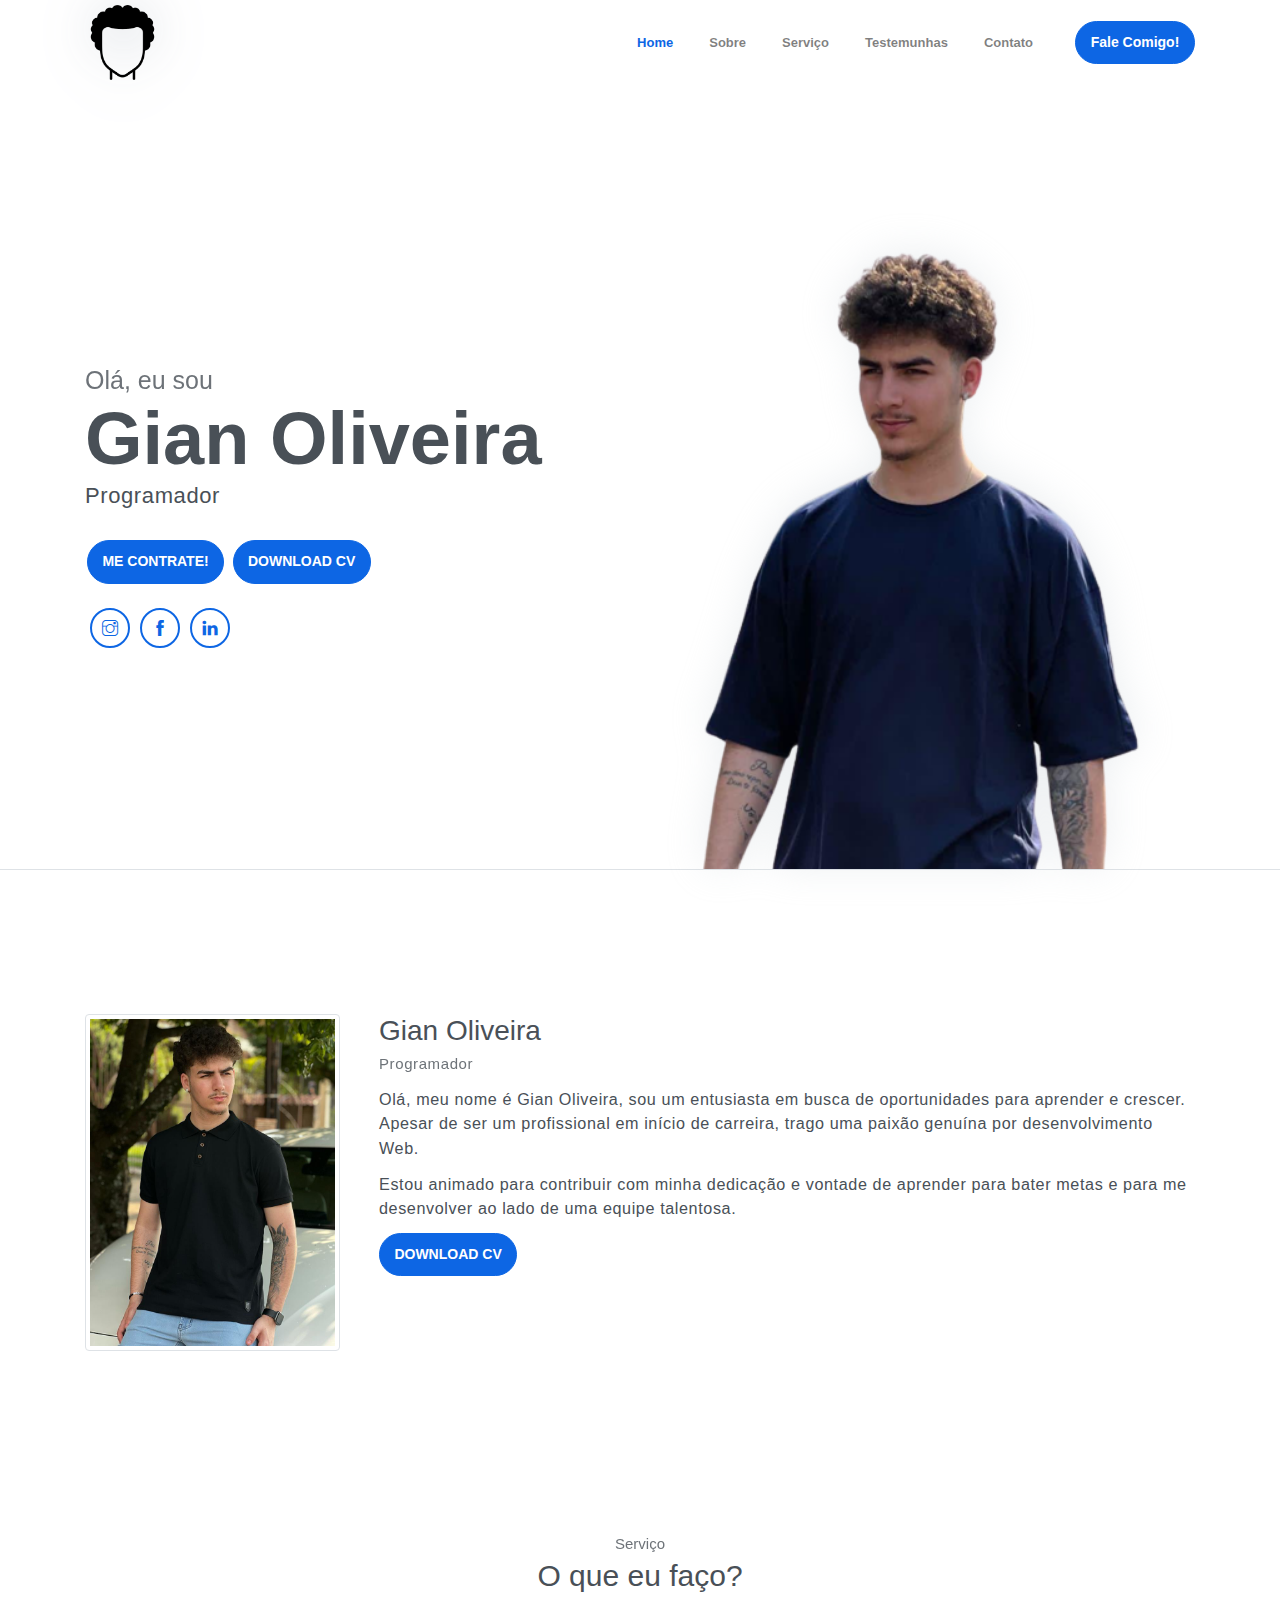
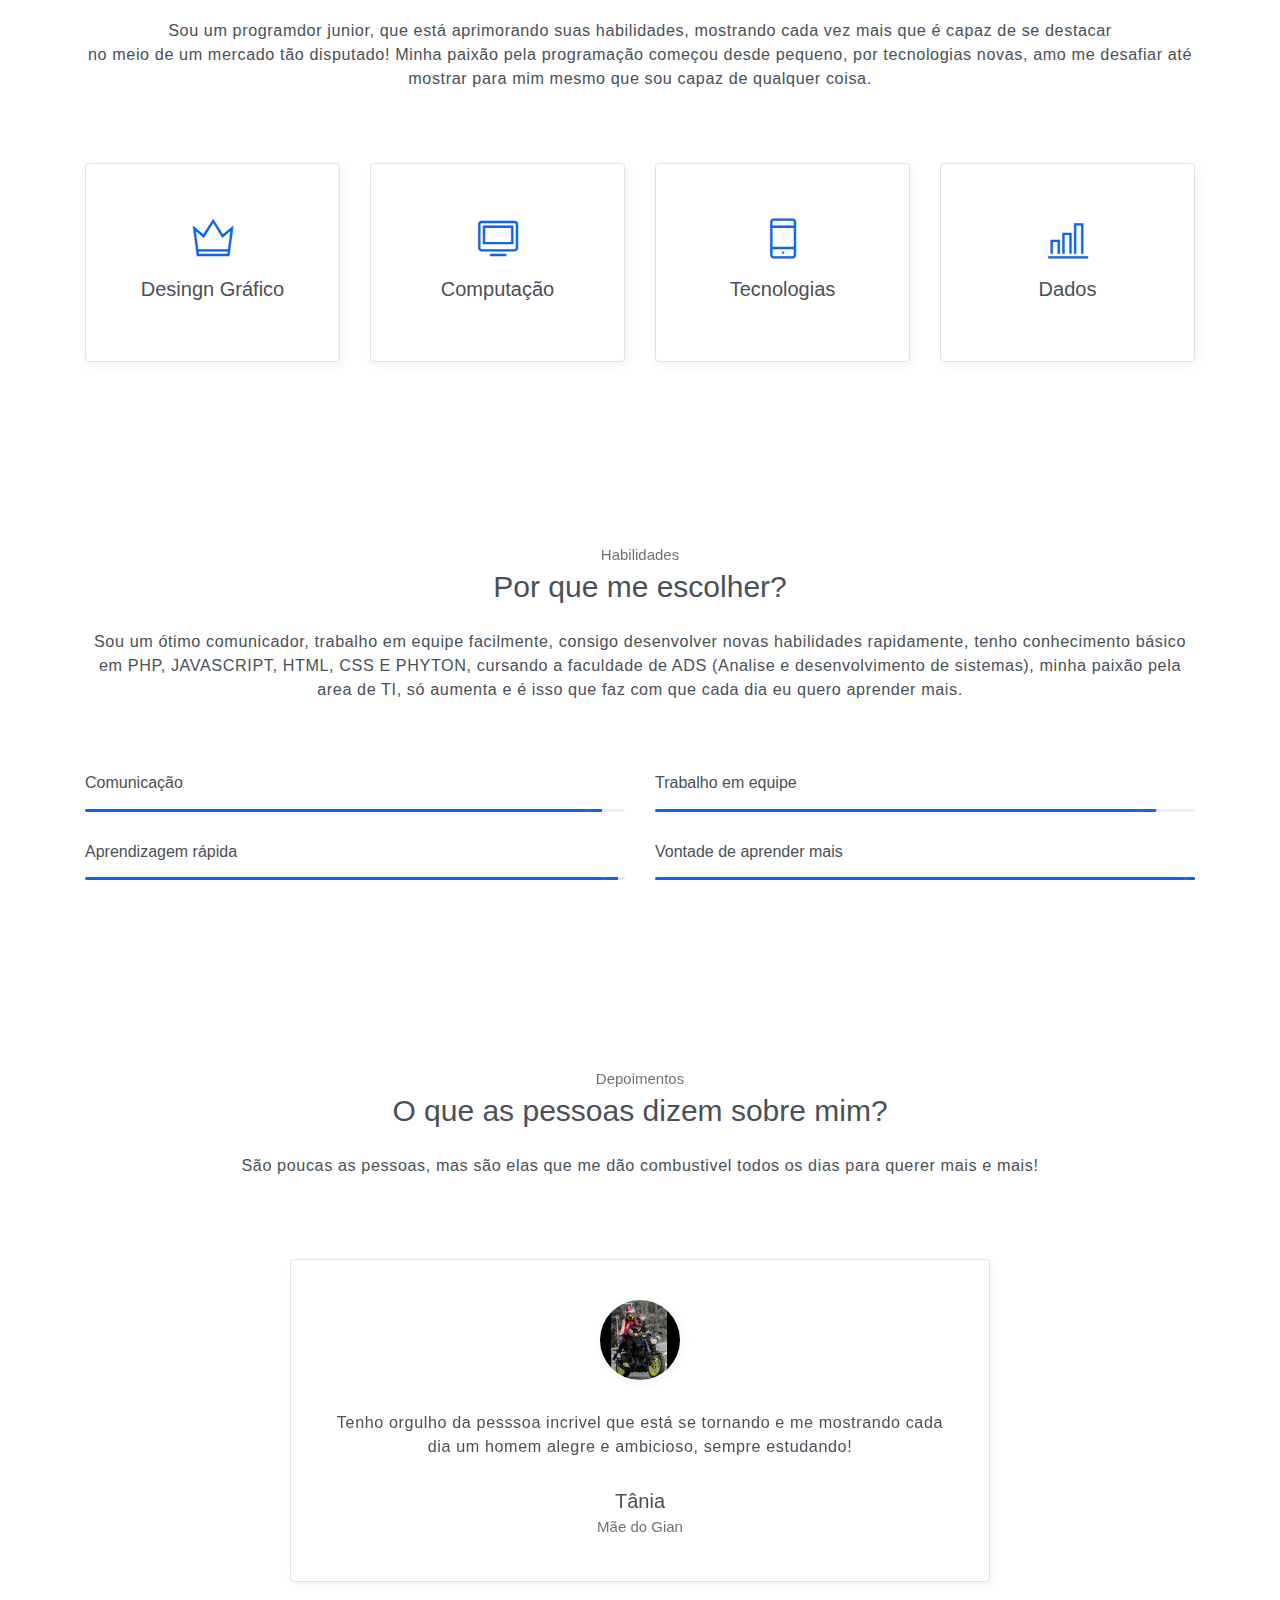
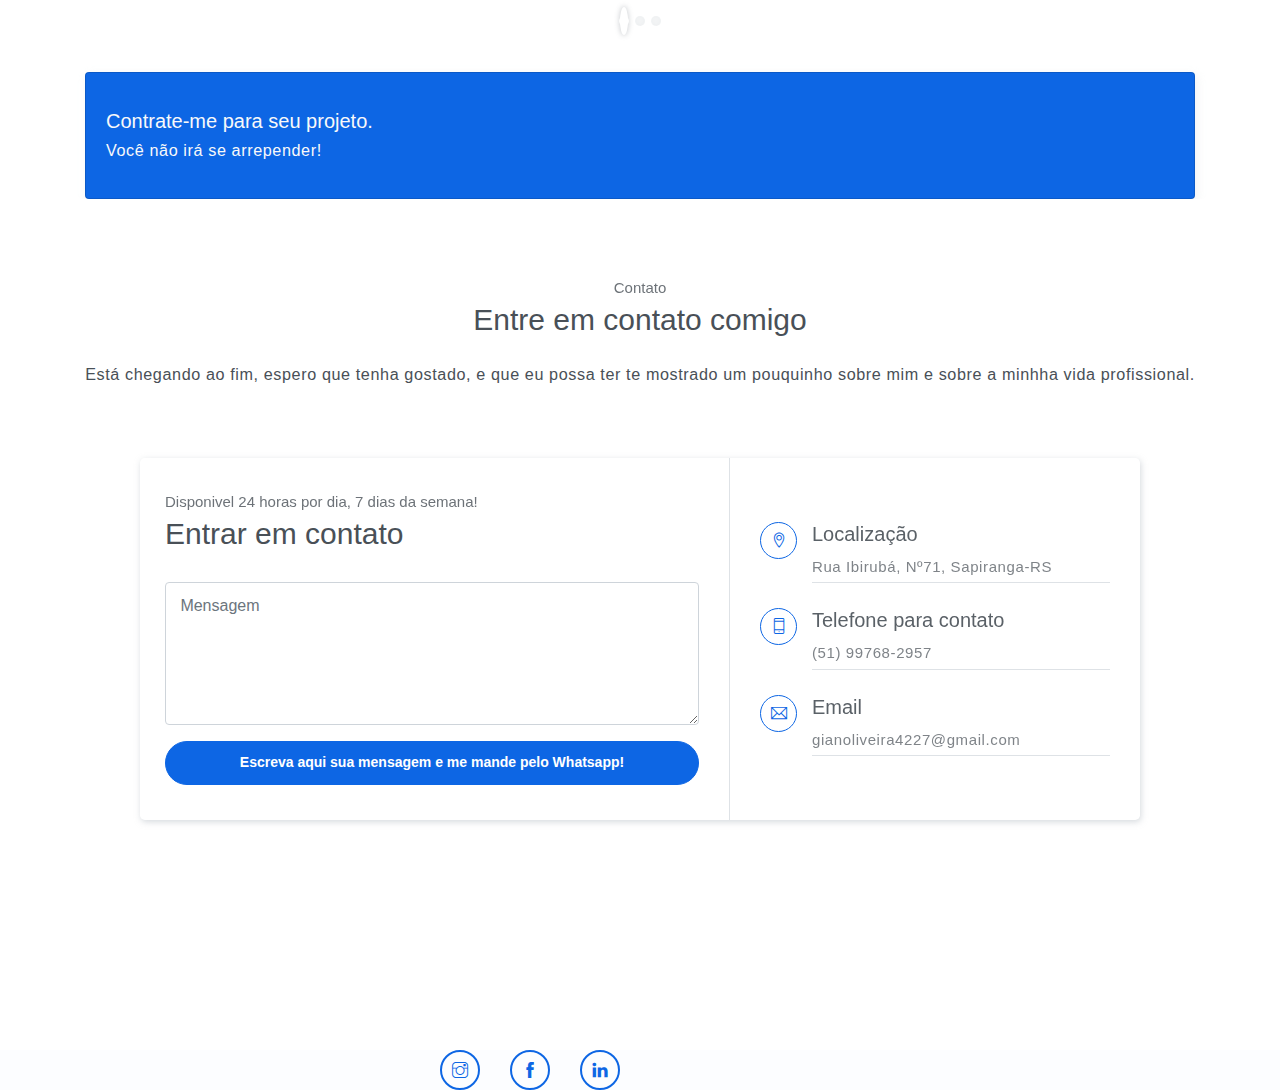
<file: index.html>
<!DOCTYPE html>
<html lang="pt-br">
<head>
	<meta charset="utf-8">
    <meta name="viewport" content="width=device-width, initial-scale=1, shrink-to-fit=no">
    <meta name="description" content="Site de Portfolio do Gian Oliveira.">
    <meta name="author" content="Gian Oliveira ">
    <link rel="icon" type= "image/png" href="assets/imgs/pixel.meu.png" 
    <title>Gian Oliveira | Portfolio</title>
    <!-- font icons -->
    <link rel="stylesheet" href="assets/vendors/themify-icons/css/themify-icons.css">
    <!-- Bootstrap + Steller main styles -->
	<link rel="stylesheet" href="assets/css/steller.css">
</head>
<body data-spy="scroll" data-target=".navbar" data-offset="40" id="home">

    <!-- Page navigation -->
    <nav class="navbar navbar-expand-lg navbar-light fixed-top" data-spy="affix" data-offset-top="0">
        <div class="container">
            <a class="navbar-brand" href="#"><img src="assets/imgs/cachopa.rg.png" alt=""></a>
            <button class="navbar-toggler" type="button" data-toggle="collapse" data-target="#navbarSupportedContent" aria-controls="navbarSupportedContent" aria-expanded="false" aria-label="Toggle navigation">
                <span class="navbar-toggler-icon"></span>
            </button>

            <div class="collapse navbar-collapse" id="navbarSupportedContent">
                <ul class="navbar-nav ml-auto align-items-center">
                    <li class="nav-item">
                        <a class="nav-link" href="#home">Home</a>
                    </li>
                    <li class="nav-item">
                        <a class="nav-link" href="#about">Sobre</a>
                    </li>
                    <li class="nav-item">
                        <a class="nav-link" href="#service">Serviço</a>
                    </li>                   
                
                    <li class="nav-item">
                        <a class="nav-link" href="#testmonial">Testemunhas</a>
                    </li>
                   
                    <li class="nav-item">
                        <a class="nav-link" href="#contact">Contato</a>
                    </li>
                    <li class="nav-item">
                        <a class="- btn btn-primary rounded ml-4" href="https://wa.me/5551997682957?text=Ol%C3%A1%2C+peguei+seu+contato+no+seu+site+de+portf%C3%B3lio.+Poderia+me+ajudar%3F" target="_blank">Fale Comigo!</a>
                    </li>
                </ul>
            </div>
        </div>          
    </nav>
    <!-- End of page navibation -->

    <!-- Page Header -->
    <header class="header" id="home">
        <div class="container">
            <div class="infos">
                <h6 class="subtitle">Olá, eu sou</h6>
                <h6 class="title">Gian Oliveira </h6>
                <p>Programador </p>

                <div class="buttons pt-3">
                    <a target="_blank" href="https://wa.me/5551997682957?text=Ol%C3%A1%2C+peguei+seu+contato+no+seu+site+de+portf%C3%B3lio.+Poderia+me+ajudar%3F"class="btn btn-primary rounded">ME CONTRATE!</a>
                    <a target="_blank" href="https://1drv.ms/b/c/b3c46d285c2bd1b9/EbnRK1wobcQggLM2BAAAAAABi8y-_2jFYvqNDKvUh6Zr4Q?e=Iqbp98"class="btn btn-primary rounded">DOWNLOAD CV</a>
                </div>      

                <div class="socials mt-4">
                    <a class="social-item" href="https://instagram.com/gian_oliveira03?igshid=OGQ5ZDc2ODk2ZA%3D%3D&utm_source=qr"><i class="ti-instagram"></i></a>
                    <a class="social-item" href="https://www.facebook.com/gian.oliveira.5621?mibextid=LQQJ4d"><i class="ti-facebook"></i></a>
                    <a class="social-item" href="https://www.linkedin.com/in/gian-oliveira-82a532241?utm_source=share&utm_campaign=share_via&utm_content=profile&utm_medium=ios_app"><i class="ti-linkedin"></i></a>


                </div>
            </div>              
            <div class="img-holder">
                <img src="assets/imgs/eu.rg.png" alt="">
            </div>      
        </div>  


    </header>
    <!-- End of Page Header -->
    
    <!-- About section -->
    <section id="about" class="section mt-3">
        <div class="container mt-5">
            <div class="row text-center text-md-left">
                <div class="col-md-3">
                    <img src="assets/imgs/eu.polo.jpeg" alt="" class="img-thumbnail mb-4">
                </div>
                <div class="pl-md-4 col-md-9">
                    <h6 class="title">Gian Oliveira </h6>
                    <p class="subtitle">Programador</p>
                    <p>Olá, meu nome é Gian Oliveira, sou um entusiasta em busca de oportunidades para aprender e crescer. Apesar de ser um profissional em início de carreira, trago uma paixão genuína por desenvolvimento Web.</p>
                    <p>Estou animado para contribuir com minha dedicação e vontade de aprender para bater metas e para me desenvolver ao lado de uma equipe talentosa.</p>
                    <a target="_blank" href="https://1drv.ms/b/c/b3c46d285c2bd1b9/EbnRK1wobcQggLM2BAAAAAABi8y-_2jFYvqNDKvUh6Zr4Q?e=Iqbp98"class="btn btn-primary rounded">DOWNLOAD CV</a>                 
                </div>
            </div>
        </div>
    </section>

    <!-- Service section -->
    <section id="service" class="section">
        <div class="container text-center">
            <h6 class="subtitle">Serviço</h6>
            <h6 class="section-title mb-4">O que eu faço?</h6>
            <p class="mb-5 pb-4">Sou um programdor junior, que está aprimorando suas habilidades, mostrando cada vez mais que é capaz de se destacar<br> no meio de um mercado tão disputado!
            Minha paixão pela programação começou desde pequeno, por tecnologias novas, amo me desafiar até mostrar para mim mesmo que sou capaz de qualquer coisa.
            </p>
            

            <div class="row">
                <div class="col-sm-6 col-md-3 mb-4">
                    <div class="custom-card card border">
                        <div class="card-body">
                            <i class="icon ti-crown"></i>
                            <h5>Desingn Gráfico</h5>
                        </div>
                    </div>
                </div>
                <div class="col-sm-6 col-md-3 mb-4">
                    <div class="custom-card card border">
                        <div class="card-body">
                            <i class="icon ti-desktop"></i>
                            <h5>Computação</h5>
                        </div>
                    </div>
                </div>
                <div class="col-sm-6 col-md-3 mb-4">
                    <div class="custom-card card border">
                        <div class="card-body">
                            <i class="icon ti-mobile"></i>
                            <h5>Tecnologias</h5>
                        </div>
                    </div>
                </div>
                <div class="col-sm-6 col-md-3 mb-4">
                    <div class="custom-card card border">
                        <div class="card-body">
                            <i class="icon ti-bar-chart"></i>
                            <h5>Dados</h5>
                        </div>
                    </div>
                </div>
            </div>
        </div>
    </section>
    <!-- End of Sectoin -->

    <!-- Skills section -->
    <section class="section">
        <div class="container text-center">
            <h6 class="subtitle">Habilidades</h6>
            <h6 class="section-title mb-4">Por que me escolher?</h6>
            <p class="mb-5 pb-4">Sou um ótimo comunicador, trabalho em equipe facilmente, consigo desenvolver novas habilidades rapidamente, tenho conhecimento básico em PHP, JAVASCRIPT, HTML, CSS E PHYTON, cursando a 
                faculdade de ADS (Analise e desenvolvimento de sistemas), minha paixão pela area de TI, só aumenta e é isso que faz com que cada dia eu quero aprender mais. </p>

            <div class="row text-left">
                <div class="col-sm-6">
                    <h6 class="mb-3">Comunicação</h6>
                    <div class="progress">
                        <div class="progress-bar bg-primary" role="progressbar" style="width: 95%;" aria-valuenow="25" aria-valuemin="0" aria-valuemax="100"><span>89%</span></div>
                    </div>
                </div>
                <div class="col-sm-6">
                    <h6 class="mb-3">Trabalho em equipe</h6>
                    <div class="progress">
                        <div class="progress-bar bg-primary" role="progressbar" style="width: 92%;" aria-valuenow="25" aria-valuemin="0" aria-valuemax="100"><span>83%</span></div>
                    </div>
                </div>
                <div class="col-sm-6">
                    <h6 class="mb-3">Aprendizagem rápida</h6>
                    <div class="progress">
                        <div class="progress-bar bg-primary" role="progressbar" style="width: 98%;" aria-valuenow="25" aria-valuemin="0" aria-valuemax="100"><span>95%</span></div>
                    </div>
                </div>
                <div class="col-sm-6">
                    <h6 class="mb-3">Vontade de aprender mais</h6>
                    <div class="progress">
                        <div class="progress-bar bg-primary" role="progressbar" style="width: 100%;" aria-valuenow="25" aria-valuemin="0" aria-valuemax="100"><span>90%</span></div>
                    </div>
                </div>
            </div>  
        </div>
    </section>
    <!-- End of Skills sections -->

    

    <!-- Testmonial Section -->
    
    <section id="testmonial" class="section">
        <div class="container text-center">
            <h6 class="subtitle">Depoimentos </h6>
            <h6 class="section-title mb-4">O que as pessoas dizem sobre mim?</h6>
            <p class="mb-5 pb-4">São poucas as pessoas, mas são elas que me dão combustivel todos os dias para querer mais e mais!</p>


            <div id="carouselExampleIndicators" class="carousel slide" data-ride="carousel">
                <ol class="carousel-indicators">
                    <li data-target="#carouselExampleIndicators" data-slide-to="0" class="active"></li>
                    <li data-target="#carouselExampleIndicators" data-slide-to="1"></li>
                    <li data-target="#carouselExampleIndicators" data-slide-to="2"></li>
                </ol>
                <div class="carousel-inner">
                    <div class="carousel-item active">
                        <div class="card testmonial-card border">
                            <div class="card-body">
                                <img src="assets/imgs/mae.test.jpg" alt="">
                                <p>Tenho orgulho da pesssoa incrivel que está se tornando e me mostrando cada dia um homem alegre e ambicioso, sempre estudando!</p>
                                <h1 class="title">Tânia</h1>
                                <h1 class="subtitle"> Mãe do Gian</h1>
                            </div>
                        </div>
                    </div>
                    <div class="carousel-item">
                        <div class="card testmonial-card border">
                            <div class="card-body">
                                <img src="assets/imgs/file.enc" alt="">
                                <p>Você irá conquistar tudo aquilo que deseja, você me mostra o significado da palavra esforço e foco todos os dias!</p>
                                <h1 class="title">Grazi</h1>
                                <h1 class="subtitle">Namorada</h1>
                            </div>
                        </div>
                    </div>
                    <div class="carousel-item">
                        <div class="card testmonial-card border">
                            <div class="card-body">
                                <img src="assets/imgs/pai.pg.jpg" alt="">
                                <p>Ele é um menino que sempre me disse para as outras pessoas que me daria muito orgulho, hoje não estou aqui para presenciar mas sempre irei estra de olhos em você!</p>
                                <h1 class="title">Remi Reis</h1>
                                <h1 class="subtitle">Pai do Gian</h1>
                            </div>
                        </div>
                    </div>
                </div>
            </div>
        </div>
        
    </section>
    <!-- End of testmonial section -->

    <!-- Hire me section -->
    <section class="bg-gray p-0 section">
        <div class="container">
            <div class="card bg-primary">
                <div class="card-body text-light">
                    <div class="row align-items-center">
                        <div class="col-sm-9 text-center text-sm-left">
                            <h5 class="mt-3">Contrate-me para seu projeto.</h5>
                            <p class="mb-3">Você não irá se arrepender!</p>
                        </div>
                        <div class="col-sm-3 text-center text-sm-right">
                            <a target="_blank" href="#" ="btn btn-light rounded">Fale comigo!</a>
                        </div>
                    </div>
                </div> 
            </div>
        </div>
    </section>      
    <!-- End od Hire me section. -->

    <!-- Contact Section -->
    <section id="contact" class="position-relative section">
        <div class="container text-center">
            <h6 class="subtitle">Contato</h6>
            <h6 class="section-title mb-4">Entre em contato comigo</h6>
            <p class="mb-5 pb-4">Está chegando ao fim, espero que tenha gostado, e que eu possa ter te mostrado um pouquinho sobre mim e sobre a minhha vida profissional.</p>

            <div class="contact text-left">
                <div class="form">
                    <h6 class="subtitle">Disponivel 24 horas por dia, 7 dias da semana! </h6>
                    <h6 class="section-title mb-4">Entrar em contato</h6>
                    <form>
                       
                        <div class="form-group">
                            <textarea name="contact-message" id="" cols="30" rows="5" class="form-control" placeholder="Mensagem"></textarea>
                        </div>
                        <a target="_blank" href="https://wa.me/5551997682957?text=Ol%C3%A1%2C+peguei+seu+contato+no+seu+site+de+portf%C3%B3lio.+Poderia+me+ajudar%3F"="submit" class="btn btn-primary btn-block rounded w-lg">Escreva aqui sua mensagem e me mande pelo Whatsapp!</a>
                    </form>
                </div>
                <div class="contact-infos">
                    <div class="item">
                        <i class="ti-location-pin"></i>
                        <div class="">
                            <h5>Localização</h5>
                            <p> Rua Ibirubá, Nº71, Sapiranga-RS</p>
                        </div>                          
                    </div>
                    <div class="item">
                        <i class="ti-mobile"></i>
                        <div>
                            <h5>Telefone para contato</h5>
                            <p>(51) 99768-2957</p>
                        </div>                          
                    </div>
                    <div class="item">
                        <i class="ti-email"></i>
                        <div class="mb-0">
                            <h5>Email</h5>
                            <p>gianoliveira4227@gmail.com</p>
                        </div>
                    </div>
                </div>                  
            </div>
        </div>  
        <div id="map">
            <iframe src=""></iframe>
        </div>      
    </section>
    <!-- End of Contact Section -->

    <!-- Page Footer -->
    <footer class="page-footer">
      
                <div class="col-sm-6">
                    <div class="socials">
                        <a class="social-item" href="https://instagram.com/gian_oliveira03?igshid=OGQ5ZDc2ODk2ZA%3D%3D&utm_source=qr"><i class="ti-instagram"></i></a>
                    <a class="social-item" href="https://www.facebook.com/gian.oliveira.5621?mibextid=LQQJ4d"><i class="ti-facebook"></i></a>
                    <a class="social-item" href="https://www.linkedin.com/in/gian-oliveira-82a532241?utm_source=share&utm_campaign=share_via&utm_content=profile&utm_medium=ios_app"><i class="ti-linkedin"></i></a>
                        
                    </div>
                </div>
            </div>
        </div>
    </footer> 
    <!-- End of page footer -->
	
	<!-- core  -->
    <script src="assets/vendors/jquery/jquery-3.4.1.js"></script>
    <script src="assets/vendors/bootstrap/bootstrap.bundle.js"></script>
    <!-- bootstrap 3 affix -->
	<script src="assets/vendors/bootstrap/bootstrap.affix.js"></script>

    <!-- steller js -->
    <script src="assets/js/steller.js"></script>

</body>
</html>
</file>
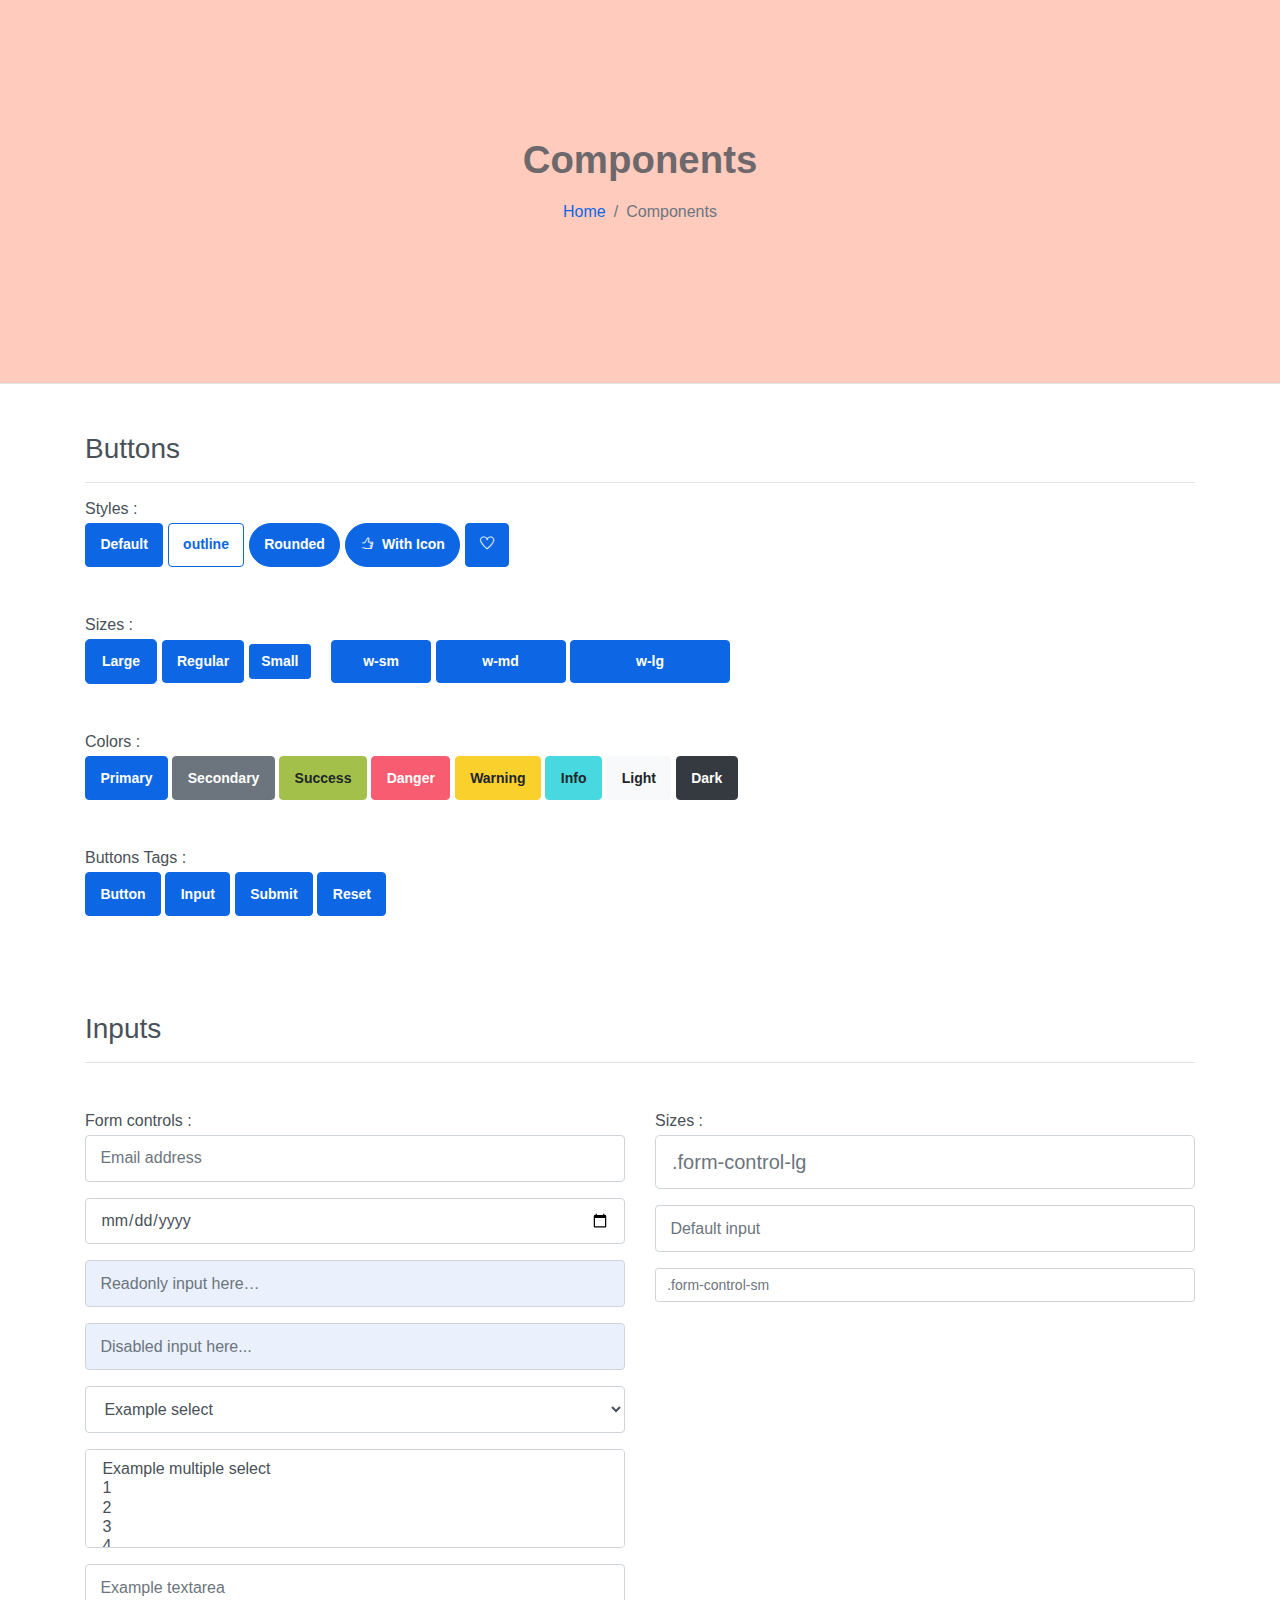
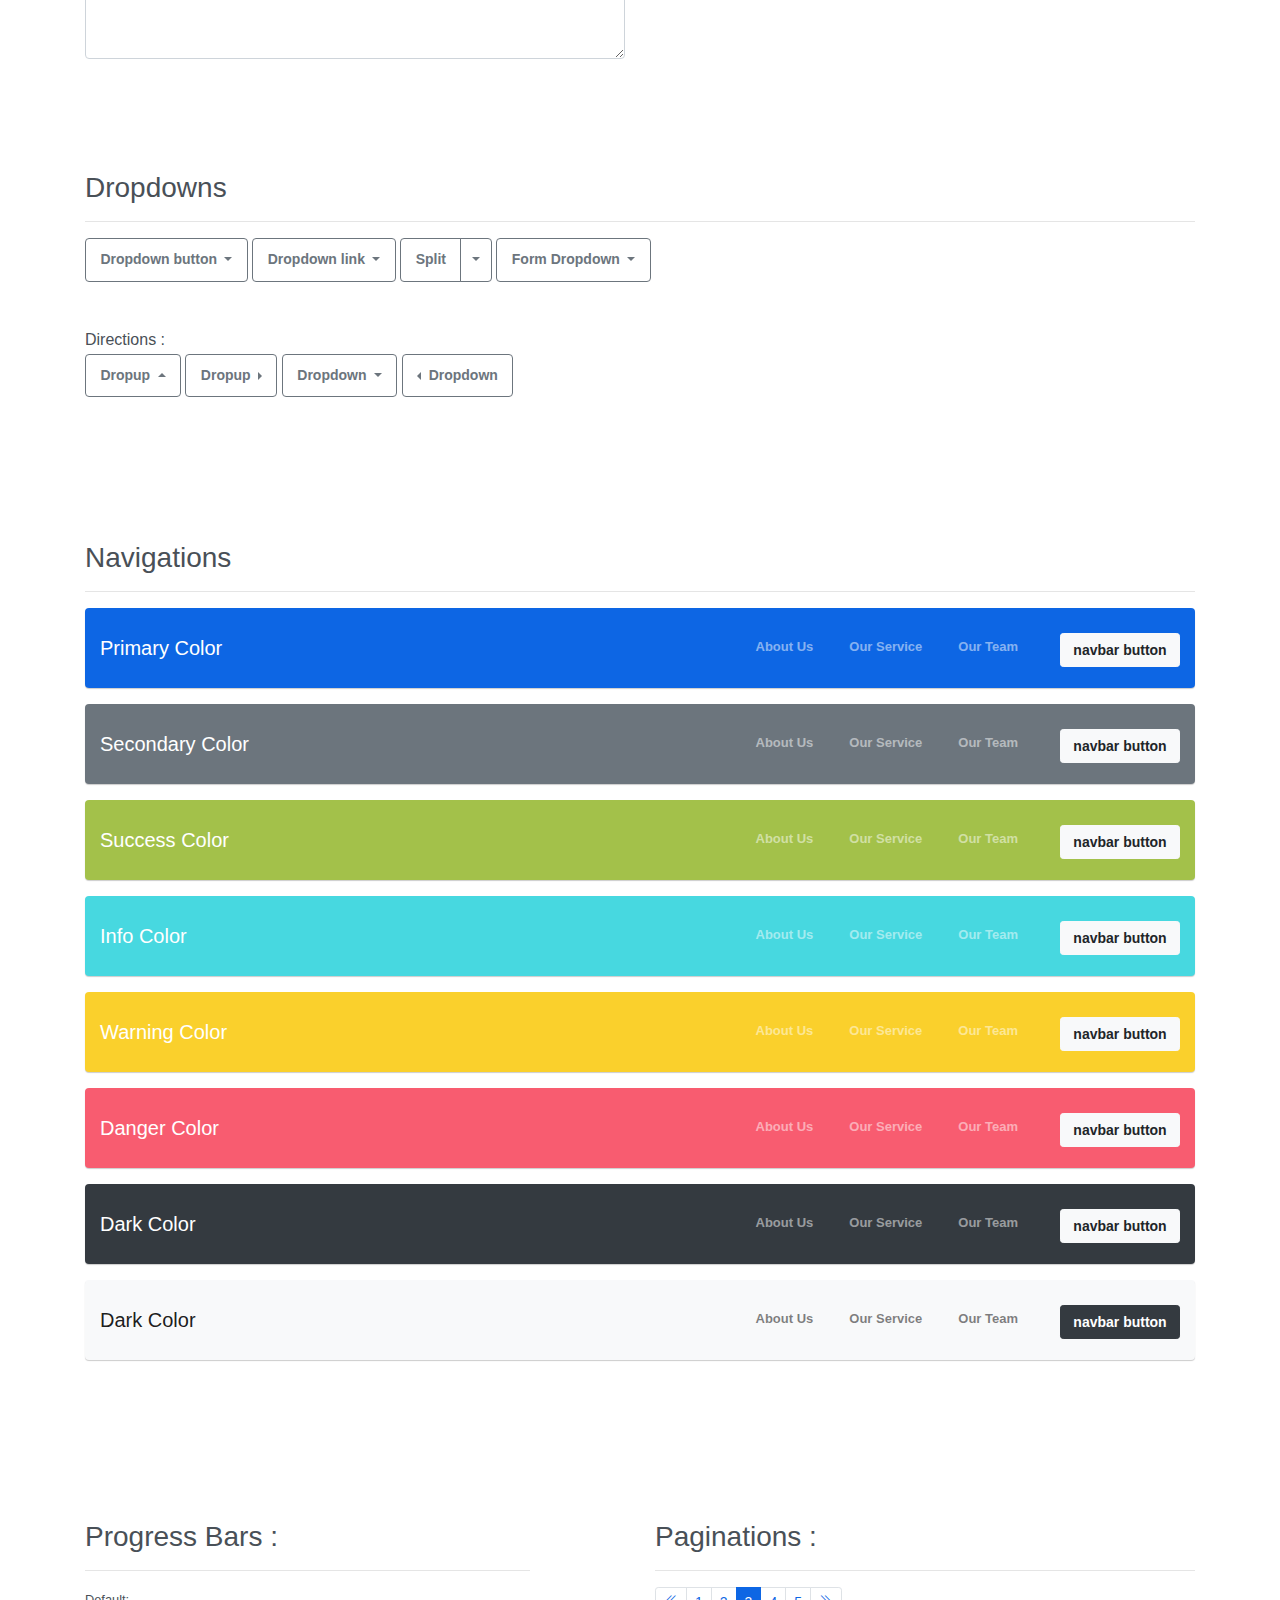
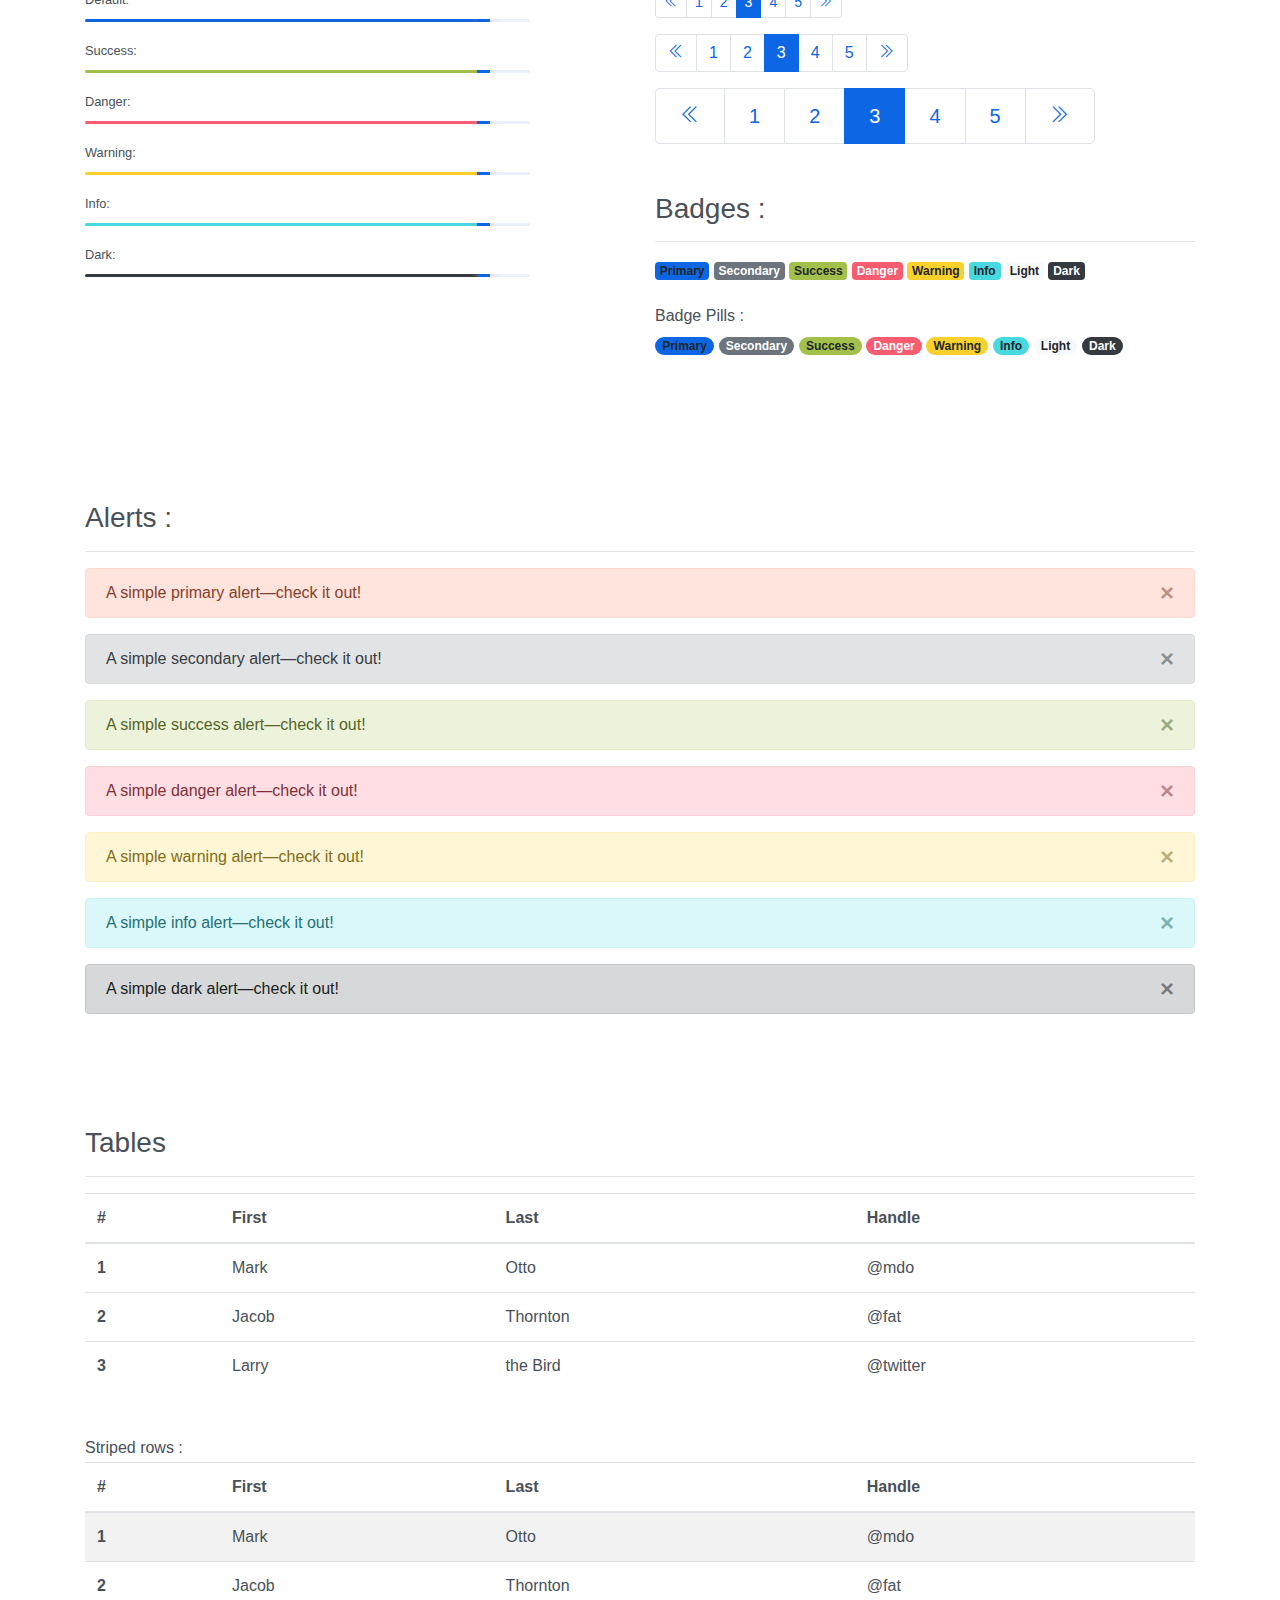
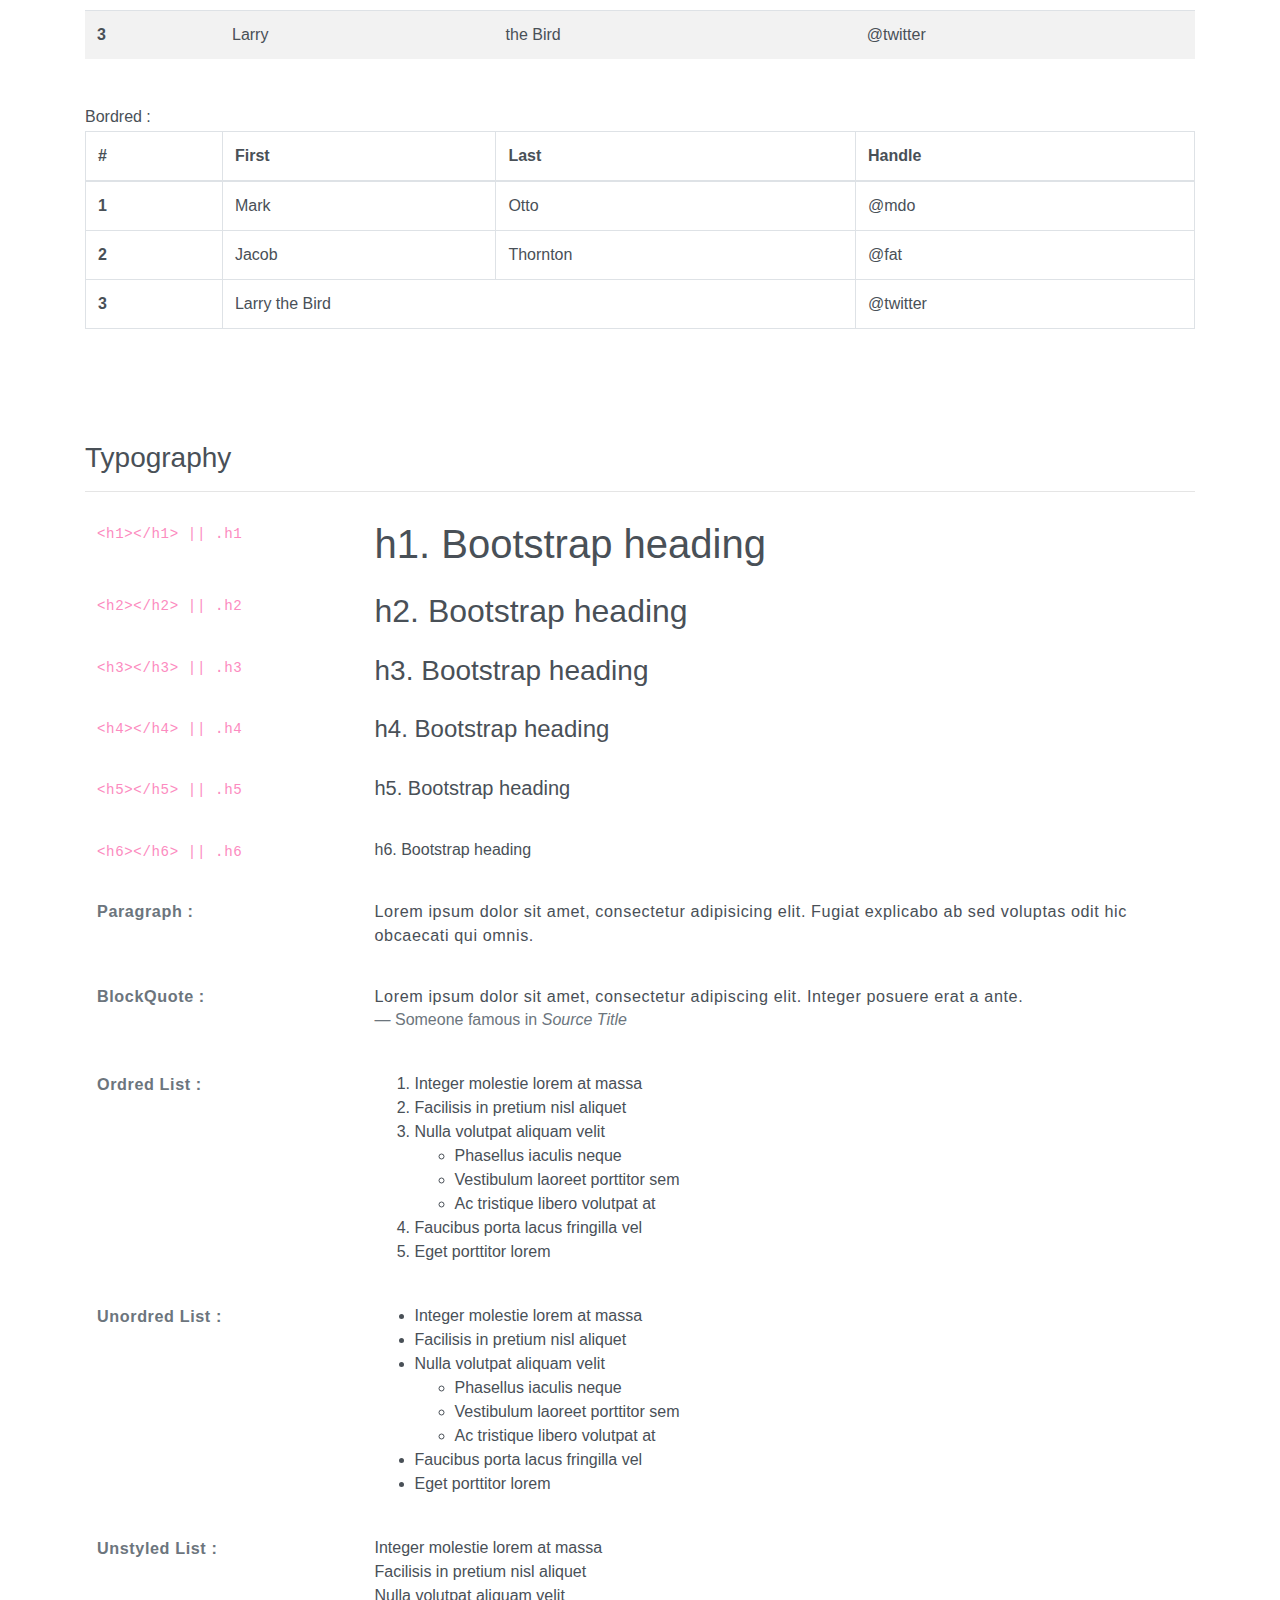
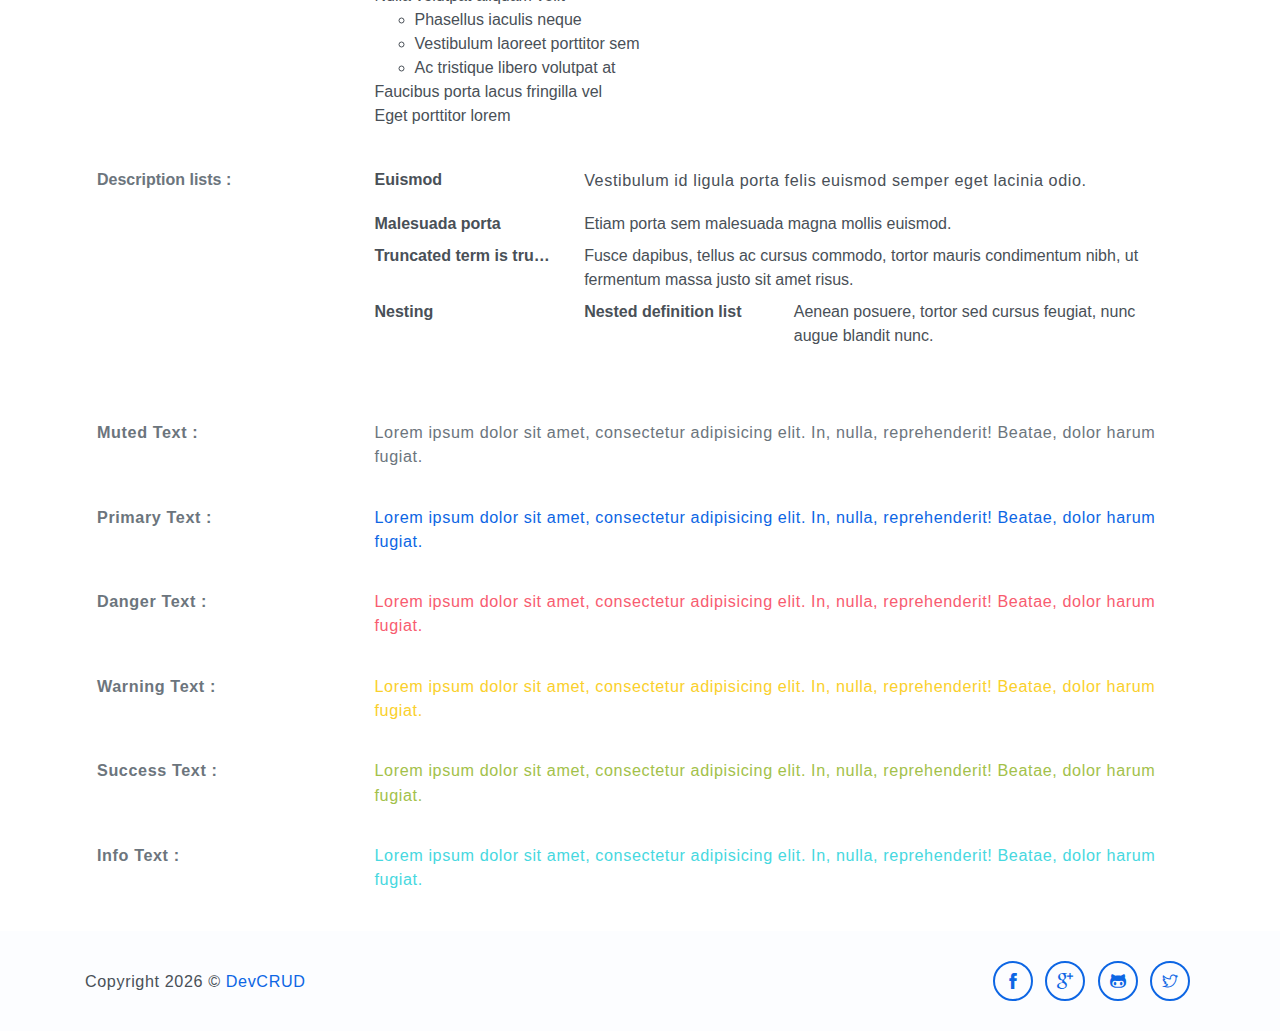
<file: components.html>
<!DOCTYPE html>
<html lang="pt-br">
<head>
   <meta charset="utf-8">
   <meta name="viewport" content="width=device-width, initial-scale=1, shrink-to-fit=no">
   <meta name="description" content="Site de Portfolio do Gian Oliveira.">
   <meta name="author" content="Gian Oliveira">
   <title>Gian Oliveira | Portfolio</title>
   <!-- font icons -->
   <link rel="stylesheet" href="assets/vendors/themify-icons/css/themify-icons.css">
   <!-- Bootstrap + Steller  -->
   <link rel="stylesheet" href="assets/css/steller.css">
</head>
<body>

   <!-- Page Header -->
   <header class="header header-mini"> 
      <div class="header-title">Components</div> 
      <nav aria-label="breadcrumb">
         <ol class="breadcrumb">
            <li class="breadcrumb-item"><a href="/">Home</a></li>
            <li class="breadcrumb-item active" aria-current="page">Components</li>
         </ol>
      </nav>
   </header> <!-- End Of Page Header -->

   <!-- main content -->
   <div class="container">

      <!-- Buttons -->
      <h3 class="mt-5">Buttons</h3>
      <hr>
      <h6 class="section-secondary-title">Styles :</h6>
      <button class="btn btn-primary">Default</button>
      <button class="btn btn-outline-primary">outline</button>
      <button class="btn btn-primary rounded">Rounded</button>
      <button class="btn btn-primary rounded"><i class="ti-thumb-up pr-1"></i> With Icon</button>
      <button class="btn btn-primary circle"><i class="ti-heart"></i></button>

      <h6 class="section-secondary-title mt-5">Sizes :</h6>
      <button class="btn btn-primary btn-lg">Large</button>
      <button class="btn btn-primary ">Regular</button>
      <button class="btn btn-primary btn-sm">Small</button>
      <button class="btn btn-primary w-sm ml-3">w-sm</button>
      <button class="btn btn-primary w-md">w-md</button>
      <button class="btn btn-primary w-lg">w-lg</button>

      <h6 class="section-secondary-title mt-5">Colors :</h6>          
      <button type="button" class="btn btn-primary">Primary</button>
      <button type="button" class="btn btn-secondary">Secondary</button>
      <button type="button" class="btn btn-success">Success</button>
      <button type="button" class="btn btn-danger">Danger</button>
      <button type="button" class="btn btn-warning">Warning</button>
      <button type="button" class="btn btn-info">Info</button>
      <button type="button" class="btn btn-light">Light</button>
      <button type="button" class="btn btn-dark">Dark</button>

      <h6 class="section-secondary-title mt-5">Buttons Tags :</h6>
      <button class="btn btn-primary" type="submit">Button</button>
      <input class="btn btn-primary" type="button" value="Input">
      <input class="btn btn-primary" type="submit" value="Submit">
      <input class="btn btn-primary" type="reset" value="Reset">
      
      <!-- devider -->
      <div class="py-5"></div>

      <!-- Inputs -->
      <h3>Inputs</h3>
      <hr>
      <div class="row mt-5">
         <div class="col-md-6">
            <h6 class="section-secondary-title">Form controls :</h6>        
            <div class="form-group">
               <input type="email" class="form-control" id="exampleFormControlInput1" placeholder="Email address">
            </div>
            <div class="form-group">
               <input type="date" class="form-control" id="exampleFormControlInput1" placeholder="Date">
            </div>
            <div class="form-group">
               <input class="form-control" type="text" placeholder="Readonly input here…" readonly>
            </div>
            <div class="form-group">
               <input class="form-control" id="disabledInput" type="text" placeholder="Disabled input here..." disabled>
            </div>
            <div class="form-group">
               <select class="form-control" id="exampleFormControlSelect1">
                  <option>Example select</option>
                  <option>1</option>
                  <option>2</option>
                  <option>3</option>
                  <option>4</option>
                  <option>5</option>
               </select>
            </div>
            <div class="form-group">
               <select multiple class="form-control" id="exampleFormControlSelect2">
                  <option>Example multiple select</option>
                  <option>1</option>
                  <option>2</option>
                  <option>3</option>
                  <option>4</option>
                  <option>5</option>
               </select>
            </div>
            <div class="form-group">
               <textarea class="form-control" id="exampleFormControlTextarea1" rows="3" placeholder="Example textarea"></textarea>
            </div>
         </div>
         <div class="col-md-6">
            <h6 class="section-secondary-title">Sizes :</h6>    
            <div class="form-group">
               <input class="form-control form-control-lg" type="text" placeholder=".form-control-lg">             
            </div>
            <div class="form-group">
               <input class="form-control" type="text" placeholder="Default input">
            </div>
            <div class="form-group">
               <input class="form-control form-control-sm" type="text" placeholder=".form-control-sm"> 
            </div>
         </div>
      </div> <!-- end of inputs -->   

      <!-- devider -->
      <div class="py-5"></div>             

      <!-- Dropdowns -->
      <h3 class="components-section-title font-weight-normal">Dropdowns</h3>
      <hr>
      <div class="dropdown d-inline-block">
         <button class="btn btn-outline-secondary dropdown-toggle" type="button" id="dropdownMenuButton" data-toggle="dropdown" aria-haspopup="true" aria-expanded="false">
         Dropdown button
         </button>
         <div class="dropdown-menu" aria-labelledby="dropdownMenuButton">
         <a class="dropdown-item" href="#">Action</a>
         <a class="dropdown-item" href="#">Another action</a>
         <a class="dropdown-item" href="#">Something else here</a>
         </div>
      </div>
      <div class="dropdown d-inline-block">
         <a class="btn btn-outline-secondary dropdown-toggle" href="#" role="button" id="dropdownMenuLink" data-toggle="dropdown" aria-haspopup="true" aria-expanded="false">
            Dropdown link
         </a>
         <div class="dropdown-menu" aria-labelledby="dropdownMenuLink">
            <a class="dropdown-item" href="#">Action</a>
            <a class="dropdown-item" href="#">Another action</a>
            <a class="dropdown-item" href="#">Something else here</a>
         </div>
      </div>
      <div class="btn-group">
         <button type="button" class="btn btn-outline-secondary">Split</button>
         <button type="button" class="btn btn-outline-secondary dropdown-toggle dropdown-toggle-split" data-toggle="dropdown" aria-haspopup="true" aria-expanded="false">
         <span class="sr-only">Toggle Dropdown</span>
         </button>
         <div class="dropdown-menu">
            <a class="dropdown-item" href="#">Action</a>
            <a class="dropdown-item" href="#">Another action</a>
            <a class="dropdown-item" href="#">Something else here</a>
            <div class="dropdown-divider"></div>
            <a class="dropdown-item" href="#">Separated link</a>
         </div>
      </div>
      <div class="btn-group">
         <button class="btn btn-outline-secondary dropdown-toggle" type="button" id="dropdownMenuButton" data-toggle="dropdown" aria-haspopup="true" aria-expanded="false">
            Form Dropdown
         </button>
         <div class="dropdown-menu form">
            <form class="px-4 py-3">
               <div class="form-group">
                  <input type="email" class="form-control" id="exampleDropdownFormEmail1" placeholder="email@example.com">
               </div>
               <div class="form-group">
                  <input type="password" class="form-control" id="exampleDropdownFormPassword1" placeholder="Password">
               </div>
               <div class="form-check mb-3">
                  <input type="checkbox" class="form-check-input" id="dropdownCheck">
                  <label class="form-check-label" for="dropdownCheck">
                     Remember me
                  </label>
               </div>
               <button type="submit" class="btn btn-primary btn-block">Sign in</button>
            </form>
            <div class="dropdown-divider"></div>
            <a class="dropdown-item" href="#"><small>New around here? Sign up</small></a>
            <a class="dropdown-item" href="#"><small>Forgot password?</small></a>
         </div>
      </div>       
      <h6 class="section-secondary-title mt-5">Directions :</h6>  
      <div class="btn-group dropup">
         <button type="button" class="btn btn-outline-secondary dropdown-toggle" data-toggle="dropdown" aria-haspopup="true" aria-expanded="false">
            Dropup
         </button>
         <div class="dropdown-menu">
            <a class="dropdown-item" href="#">Action</a>
            <a class="dropdown-item" href="#">Another action</a>
            <a class="dropdown-item" href="#">Something else here</a>
            <div class="dropdown-divider"></div>
            <a class="dropdown-item" href="#">Separated link</a>
         </div>
      </div>
      <div class="btn-group dropright">
         <button type="button" class="btn btn-outline-secondary dropdown-toggle" data-toggle="dropdown" aria-haspopup="true" aria-expanded="false">
            Dropup
         </button>
         <div class="dropdown-menu">
            <a class="dropdown-item" href="#">Action</a>
            <a class="dropdown-item" href="#">Another action</a>
            <a class="dropdown-item" href="#">Something else here</a>
            <div class="dropdown-divider"></div>
            <a class="dropdown-item" href="#">Separated link</a>
         </div>
      </div>
      <div class="btn-group">
         <button type="button" class="btn btn-outline-secondary dropdown-toggle" data-toggle="dropdown" aria-haspopup="true" aria-expanded="false">
            Dropdown
         </button>
         <div class="dropdown-menu">
            <a class="dropdown-item" href="#">Action</a>
            <a class="dropdown-item" href="#">Another action</a>
            <a class="dropdown-item" href="#">Something else here</a>
            <div class="dropdown-divider"></div>
            <a class="dropdown-item" href="#">Separated link</a>
         </div>
      </div>
      <div class="btn-group dropleft">
         <button type="button" class="btn btn-outline-secondary dropdown-toggle" data-toggle="dropdown" aria-haspopup="true" aria-expanded="false">
            Dropdown
         </button>
         <div class="dropdown-menu">
            <a class="dropdown-item" href="#">Action</a>
            <a class="dropdown-item" href="#">Another action</a>
            <a class="dropdown-item" href="#">Something else here</a>
            <div class="dropdown-divider"></div>
            <a class="dropdown-item" href="#">Separated link</a>
         </div>
      </div> <!-- end of Dropdowns -->  

      <!-- devider -->
      <div class="py-5"></div>   

      <!-- navbars -->
      <h3 class="components-section-title font-weight-normal mt-5">Navigations</h3>
      <hr>
      <nav class="navbar navbar-expand-sm navbar-dark bg-primary rounded shadow mb-3">
         <div class="container">
            <a class="navbar-brand" href="#">Primary Color</a>
            <button class="navbar-toggler ml-auto" type="button" data-toggle="collapse" data-target="#navbarSupportedContent" aria-controls="navbarSupportedContent" aria-expanded="false" aria-label="Toggle navigation">
            <span class="navbar-toggler-icon"></span>
            </button>
            <div class="collapse navbar-collapse" id="navbarSupportedContent">
               <ul class="navbar-nav ml-auto"> 
                  <li class="nav-item">
                     <a class="nav-link" href="#about">About Us</a>
                  </li>
                  <li class="nav-item">
                     <a class="nav-link" href="#service">Our Service</a>
                  </li>
                  <li class="nav-item">
                     <a class="nav-link" href="#team">Our Team</a>
                  </li>
                  <li class="nav-item">
                     <a href="#book-table" class="ml-4 mt-1 btn btn-light btn-sm">navbar button</a>
                  </li>
               </ul>                       
            </div>
         </div>
      </nav>
      <nav class="navbar navbar-expand-sm navbar-dark bg-secondary rounded shadow mb-3">
         <div class="container">
            <a class="navbar-brand" href="#">Secondary Color</a>
            <button class="navbar-toggler ml-auto" type="button" data-toggle="collapse" data-target="#navbarSupportedContent" aria-controls="navbarSupportedContent" aria-expanded="false" aria-label="Toggle navigation">
            <span class="navbar-toggler-icon"></span>
            </button>
            <div class="collapse navbar-collapse" id="navbarSupportedContent">
               <ul class="navbar-nav ml-auto"> 
                  <li class="nav-item">
                     <a class="nav-link" href="#about">About Us</a>
                  </li>
                  <li class="nav-item">
                     <a class="nav-link" href="#service">Our Service</a>
                  </li>
                  <li class="nav-item">
                     <a class="nav-link" href="#team">Our Team</a>
                  </li>
                  <li class="nav-item">
                     <a href="#book-table" class="ml-4 mt-1 btn btn-light btn-sm">navbar button</a>
                  </li>
               </ul>                       
            </div>
         </div>
      </nav>
      <nav class="navbar navbar-expand-sm navbar-dark bg-success rounded shadow mb-3">
         <div class="container">
            <a class="navbar-brand" href="#">Success Color</a>
            <button class="navbar-toggler ml-auto" type="button" data-toggle="collapse" data-target="#navbarSupportedContent" aria-controls="navbarSupportedContent" aria-expanded="false" aria-label="Toggle navigation">
            <span class="navbar-toggler-icon"></span>
            </button>
            <div class="collapse navbar-collapse" id="navbarSupportedContent">
               <ul class="navbar-nav ml-auto"> 
                  <li class="nav-item">
                     <a class="nav-link" href="#about">About Us</a>
                  </li>
                  <li class="nav-item">
                     <a class="nav-link" href="#service">Our Service</a>
                  </li>
                  <li class="nav-item">
                     <a class="nav-link" href="#team">Our Team</a>
                  </li>
                  <li class="nav-item">
                     <a href="#book-table" class="ml-4 mt-1 btn btn-light btn-sm">navbar button</a>
                  </li>
               </ul>                       
            </div>
         </div>
      </nav>
      <nav class="navbar navbar-expand-sm navbar-dark bg-info rounded shadow mb-3">
         <div class="container">
            <a class="navbar-brand" href="#">Info Color</a>
            <button class="navbar-toggler ml-auto" type="button" data-toggle="collapse" data-target="#navbarSupportedContent" aria-controls="navbarSupportedContent" aria-expanded="false" aria-label="Toggle navigation">
            <span class="navbar-toggler-icon"></span>
            </button>
            <div class="collapse navbar-collapse" id="navbarSupportedContent">
               <ul class="navbar-nav ml-auto"> 
                  <li class="nav-item">
                     <a class="nav-link" href="#about">About Us</a>
                  </li>
                  <li class="nav-item">
                     <a class="nav-link" href="#service">Our Service</a>
                  </li>
                  <li class="nav-item">
                     <a class="nav-link" href="#team">Our Team</a>
                  </li>
                  <li class="nav-item">
                     <a href="#book-table" class="ml-4 mt-1 btn btn-light btn-sm">navbar button</a>
                  </li>
               </ul>                       
            </div>
         </div>
      </nav>
      <nav class="navbar navbar-expand-sm navbar-dark bg-warning rounded shadow mb-3">
         <div class="container">
            <a class="navbar-brand" href="#">Warning Color</a>
            <button class="navbar-toggler ml-auto" type="button" data-toggle="collapse" data-target="#navbarSupportedContent" aria-controls="navbarSupportedContent" aria-expanded="false" aria-label="Toggle navigation">
            <span class="navbar-toggler-icon"></span>
            </button>
            <div class="collapse navbar-collapse" id="navbarSupportedContent">
               <ul class="navbar-nav ml-auto"> 
                  <li class="nav-item">
                     <a class="nav-link" href="#about">About Us</a>
                  </li>
                  <li class="nav-item">
                     <a class="nav-link" href="#service">Our Service</a>
                  </li>
                  <li class="nav-item">
                     <a class="nav-link" href="#team">Our Team</a>
                  </li>
                  <li class="nav-item">
                     <a href="#book-table" class="ml-4 mt-1 btn btn-light btn-sm">navbar button</a>
                  </li>
               </ul>                       
            </div>
         </div>
      </nav>
      <nav class="navbar navbar-expand-sm navbar-dark bg-danger rounded shadow mb-3">
         <div class="container">
            <a class="navbar-brand" href="#">Danger Color</a>
            <button class="navbar-toggler ml-auto" type="button" data-toggle="collapse" data-target="#navbarSupportedContent" aria-controls="navbarSupportedContent" aria-expanded="false" aria-label="Toggle navigation">
            <span class="navbar-toggler-icon"></span>
            </button>
            <div class="collapse navbar-collapse" id="navbarSupportedContent">
               <ul class="navbar-nav ml-auto"> 
                  <li class="nav-item">
                     <a class="nav-link" href="#about">About Us</a>
                  </li>
                  <li class="nav-item">
                     <a class="nav-link" href="#service">Our Service</a>
                  </li>
                  <li class="nav-item">
                     <a class="nav-link" href="#team">Our Team</a>
                  </li>
                  <li class="nav-item">
                     <a href="#book-table" class="ml-4 mt-1 btn btn-light btn-sm">navbar button</a>
                  </li>
               </ul>                       
            </div>
         </div>
      </nav>
      <nav class="navbar navbar-expand-sm navbar-dark bg-dark rounded shadow mb-3">
         <div class="container">
            <a class="navbar-brand" href="#">Dark Color</a>
            <button class="navbar-toggler ml-auto" type="button" data-toggle="collapse" data-target="#navbarSupportedContent" aria-controls="navbarSupportedContent" aria-expanded="false" aria-label="Toggle navigation">
            <span class="navbar-toggler-icon"></span>
            </button>
            <div class="collapse navbar-collapse" id="navbarSupportedContent">
               <ul class="navbar-nav ml-auto"> 
                  <li class="nav-item">
                     <a class="nav-link" href="#about">About Us</a>
                  </li>
                  <li class="nav-item">
                     <a class="nav-link" href="#service">Our Service</a>
                  </li>
                  <li class="nav-item">
                     <a class="nav-link" href="#team">Our Team</a>
                  </li>
                  <li class="nav-item">
                     <a href="#book-table" class="ml-4 mt-1 btn btn-light btn-sm">navbar button</a>
                  </li>
               </ul>                       
            </div>
         </div>
      </nav>
      <nav class="navbar navbar-expand-sm navbar-light bg-light rounded shadow mb-3">
         <div class="container">
            <a class="navbar-brand" href="#">Dark Color</a>
            <button class="navbar-toggler ml-auto" type="button" data-toggle="collapse" data-target="#navbarSupportedContent" aria-controls="navbarSupportedContent" aria-expanded="false" aria-label="Toggle navigation">
            <span class="navbar-toggler-icon"></span>
            </button>
            <div class="collapse navbar-collapse" id="navbarSupportedContent">
               <ul class="navbar-nav ml-auto"> 
                  <li class="nav-item">
                     <a class="nav-link" href="#about">About Us</a>
                  </li>
                  <li class="nav-item">
                     <a class="nav-link" href="#service">Our Service</a>
                  </li>
                  <li class="nav-item">
                     <a class="nav-link" href="#team">Our Team</a>
                  </li>
                  <li class="nav-item">
                     <a href="#book-table" class="ml-4 mt-1 btn btn-dark btn-sm">navbar button</a>
                  </li>
               </ul>                       
            </div>
         </div>
      </nav>
      <!-- End of navbars -->

      <!-- devider -->
      <div class="py-5"></div>   
      
      <!-- progress bars -->
      <div class="row justify-content-between">
         <div class="col-md-5">
            <h3 class="components-section-title font-weight-normal mt-5">Progress Bars :</h3>
            <hr>
            <small>Default: </small>
            <div class="progress mt-2 mb-3">
               <div class="progress-bar" role="progressbar" style="width: 90%" aria-valuenow="25" aria-valuemin="0" aria-valuemax="100"><span>90%</span></div>
            </div>
            <small>Success:</small>
            <div class="progress mt-2 mb-3">
               <div class="progress-bar bg-success" role="progressbar" style="width: 90%" aria-valuenow="25" aria-valuemin="0" aria-valuemax="100"><span>90%</span></div>
            </div>
            <small>Danger:</small>
            <div class="progress mt-2 mb-3">
               <div class="progress-bar bg-danger" role="progressbar" style="width: 90%" aria-valuenow="25" aria-valuemin="0" aria-valuemax="100"><span>90%</span></div>
            </div>
            <small>Warning:</small>
            <div class="progress mt-2 mb-3">
               <div class="progress-bar bg-warning" role="progressbar" style="width: 90%" aria-valuenow="25" aria-valuemin="0" aria-valuemax="100"><span>90%</span></div>
            </div>
            <small>Info:</small>
            <div class="progress mt-2 mb-3">
               <div class="progress-bar bg-info" role="progressbar" style="width: 90%" aria-valuenow="25" aria-valuemin="0" aria-valuemax="100"><span>90%</span></div>
            </div>
            <small>Dark:</small>
            <div class="progress mt-2 mb-3">
               <div class="progress-bar bg-dark" role="progressbar" style="width: 90%" aria-valuenow="25" aria-valuemin="0" aria-valuemax="100"><span>90%</span></div>
            </div>
         </div>
         <div class="col-md-6">
            <h3 class="components-section-title font-weight-normal mt-5">Paginations :</h3>
            <hr>
            <nav aria-label="Page navigation example">
               <ul class="pagination pagination-sm">
                  <li class="page-item"><a class="page-link" href="#"><i class="ti-angle-double-left"></i></a></li>
                  <li class="page-item"><a class="page-link" href="#">1</a></li>
                  <li class="page-item"><a class="page-link" href="#">2</a></li>
                  <li class="page-item active"><a class="page-link" href="#">3</a></li>
                  <li class="page-item"><a class="page-link" href="#">4</a></li>
                  <li class="page-item"><a class="page-link" href="#">5</a></li>
                  <li class="page-item"><a class="page-link" href="#"><i class="ti-angle-double-right"></i></a></li>
               </ul>
            </nav>
            <nav aria-label="Page navigation example">
               <ul class="pagination">
               <li class="page-item"><a class="page-link" href="#"><i class="ti-angle-double-left"></i></a></li>
                  <li class="page-item"><a class="page-link" href="#">1</a></li>
                  <li class="page-item"><a class="page-link" href="#">2</a></li>
                  <li class="page-item active"><a class="page-link" href="#">3</a></li>
                  <li class="page-item"><a class="page-link" href="#">4</a></li>
                  <li class="page-item"><a class="page-link" href="#">5</a></li>
                  <li class="page-item"><a class="page-link" href="#"><i class="ti-angle-double-right"></i></a></li>
               </ul>
            </nav>
            <nav aria-label="Page navigation example">
               <ul class="pagination pagination-lg">
                  <li class="page-item"><a class="page-link" href="#"><i class="ti-angle-double-left"></i></a></li>
                  <li class="page-item"><a class="page-link" href="#">1</a></li>
                  <li class="page-item"><a class="page-link" href="#">2</a></li>
                  <li class="page-item active"><a class="page-link" href="#">3</a></li>
                  <li class="page-item"><a class="page-link" href="#">4</a></li>
                  <li class="page-item"><a class="page-link" href="#">5</a></li>
                  <li class="page-item"><a class="page-link" href="#"><i class="ti-angle-double-right"></i></a></li>
               </ul>
            </nav>

            <!-- Badges -->
            <h3 class="components-section-title font-weight-normal mt-5">Badges :</h3>
            <hr>
            <span class="badge badge-primary">Primary</span>
            <span class="badge badge-secondary">Secondary</span>
            <span class="badge badge-success">Success</span>
            <span class="badge badge-danger">Danger</span>
            <span class="badge badge-warning">Warning</span>
            <span class="badge badge-info">Info</span>
            <span class="badge badge-light">Light</span>
            <span class="badge badge-dark">Dark</span>
            <h6 class="section-secondary-title mt-4 mb-2">Badge Pills :</h6>
            <span class="badge badge-pill badge-primary">Primary</span>
            <span class="badge badge-pill badge-secondary">Secondary</span>
            <span class="badge badge-pill badge-success">Success</span>
            <span class="badge badge-pill badge-danger">Danger</span>
            <span class="badge badge-pill badge-warning">Warning</span>
            <span class="badge badge-pill badge-info">Info</span>
            <span class="badge badge-pill badge-light">Light</span>
            <span class="badge badge-pill badge-dark">Dark</span>
         </div>
      </div> <!-- End of Progress bars -->

      <!-- devider -->
      <div class="py-5"></div>  

      <!-- Alerts -->
      <h3 class="components-section-title font-weight-normal mt-5">Alerts :</h3>
      <hr>
      <div class="alert alert-primary alert-dismissible fade show" role="alert">
         A simple primary alert—check it out!
         <button type="button" class="close" data-dismiss="alert" aria-label="Close">
            <span aria-hidden="true">&times;</span>
         </button>
      </div>
      <div class="alert alert-secondary alert-dismissible fade show" role="alert">
         A simple secondary alert—check it out!
         <button type="button" class="close" data-dismiss="alert" aria-label="Close">
            <span aria-hidden="true">&times;</span>
         </button>
      </div>
      <div class="alert alert-success alert-dismissible fade show" role="alert">
         A simple success alert—check it out!
         <button type="button" class="close" data-dismiss="alert" aria-label="Close">
            <span aria-hidden="true">&times;</span>
         </button>
      </div>
      <div class="alert alert-danger alert-dismissible fade show" role="alert">
         A simple danger alert—check it out!
         <button type="button" class="close" data-dismiss="alert" aria-label="Close">
            <span aria-hidden="true">&times;</span>
         </button>
      </div>
      <div class="alert alert-warning alert-dismissible fade show" role="alert">
         A simple warning alert—check it out!
         <button type="button" class="close" data-dismiss="alert" aria-label="Close">
            <span aria-hidden="true">&times;</span>
         </button>
      </div>
      <div class="alert alert-info alert-dismissible fade show" role="alert">
         A simple info alert—check it out!
         <button type="button" class="close" data-dismiss="alert" aria-label="Close">
            <span aria-hidden="true">&times;</span>
         </button>
      </div>
      <div class="alert alert-dark alert-dismissible fade show" role="alert">
         A simple dark alert—check it out!
         <button type="button" class="close" data-dismiss="alert" aria-label="Close">
            <span aria-hidden="true">&times;</span>
         </button>
      </div>
      <!-- end of alerts -->

      <!-- devider -->
      <div class="py-5"></div> 
   
      <!-- tables -->
      <h3 class="components-section-title">Tables</h3>
      <hr>
      <table class="table">
         <thead>
            <tr>
               <th scope="col">#</th>
               <th scope="col">First</th>
               <th scope="col">Last</th>
               <th scope="col">Handle</th>
            </tr>
         </thead>
         <tbody>
            <tr>
               <th scope="row">1</th>
               <td>Mark</td>
               <td>Otto</td>
               <td>@mdo</td>
            </tr>
            <tr>
               <th scope="row">2</th>
               <td>Jacob</td>
               <td>Thornton</td>
               <td>@fat</td>
            </tr>
            <tr>
               <th scope="row">3</th>
               <td>Larry</td>
               <td>the Bird</td>
               <td>@twitter</td>
            </tr>
         </tbody>
      </table>

      <h6 class="section-secondary-title mt-5">Striped rows :</h6>
      <table class="table table-striped">
         <thead>
            <tr>
               <th scope="col">#</th>
               <th scope="col">First</th>
               <th scope="col">Last</th>
               <th scope="col">Handle</th>
            </tr>
         </thead>
         <tbody>
            <tr>
               <th scope="row">1</th>
               <td>Mark</td>
               <td>Otto</td>
               <td>@mdo</td>
            </tr>
            <tr>
               <th scope="row">2</th>
               <td>Jacob</td>
               <td>Thornton</td>
               <td>@fat</td>
            </tr>
            <tr>
               <th scope="row">3</th>
               <td>Larry</td>
               <td>the Bird</td>
               <td>@twitter</td>
            </tr>
         </tbody>
      </table>

      <h6 class="section-secondary-title mt-5">Bordred :</h6>
      <table class="table table-bordered">
         <thead>
            <tr>
               <th scope="col">#</th>
               <th scope="col">First</th>
               <th scope="col">Last</th>
               <th scope="col">Handle</th>
            </tr>
         </thead>
         <tbody>
            <tr>
               <th scope="row">1</th>
               <td>Mark</td>
               <td>Otto</td>
               <td>@mdo</td>
            </tr>
            <tr>
               <th scope="row">2</th>
               <td>Jacob</td>
               <td>Thornton</td>
               <td>@fat</td>
            </tr>
            <tr>
               <th scope="row">3</th>
               <td colspan="2">Larry the Bird</td>
               <td>@twitter</td>
            </tr>
         </tbody>
      </table>
      <!-- end of tables -->

      <!-- devider -->
      <div class="py-5"></div> 

      <!-- typography -->
      <h3 class="components-section-title">Typography</h3>
      <hr>
     
      <table class="table table-borderless v-align-center">
         <tbody>
            <tr>
               <td>
                  <p><code class="highlighter-rouge">&lt;h1&gt;&lt;/h1&gt; || .h1</code></p>
               </td>
               <td class="w-75"><span class="h1">h1. Bootstrap heading</span></td>
            </tr>
            <tr>
               <td>
                  <p><code class="highlighter-rouge">&lt;h2&gt;&lt;/h2&gt; || .h2</code></p>
               </td>
               <td><span class="h2">h2. Bootstrap heading</span></td>
            </tr>
            <tr>
               <td>
                  <p><code class="highlighter-rouge">&lt;h3&gt;&lt;/h3&gt; || .h3</code></p>
               </td>
               <td><span class="h3">h3. Bootstrap heading</span></td>
            </tr>
            <tr>
               <td>
                  <p><code class="highlighter-rouge">&lt;h4&gt;&lt;/h4&gt; || .h4</code></p>
               </td>
               <td><span class="h4">h4. Bootstrap heading</span></td>
            </tr>
            <tr>
               <td>
                  <p><code class="highlighter-rouge">&lt;h5&gt;&lt;/h5&gt; || .h5</code></p>
               </td>
               <td><span class="h5">h5. Bootstrap heading</span></td>
            </tr>
            <tr>
               <td>
                  <p><code class="highlighter-rouge">&lt;h6&gt;&lt;/h6&gt; || .h6</code></p>
               </td>
               <td><span class="h6">h6. Bootstrap heading</span></td>
            </tr>
            <tr>
               <td>
                  <p class="font-weight-bold text-muted">Paragraph :</p>
               </td>
               <td><p>Lorem ipsum dolor sit amet, consectetur adipisicing elit. Fugiat explicabo ab sed voluptas odit hic obcaecati qui omnis.</p></td>
            </tr>
            <tr>
               <td>
                  <p class="font-weight-bold text-muted">BlockQuote :</p>
               </td>
               <td>
                  <blockquote class="blockquote">
                     <p class="mb-0">Lorem ipsum dolor sit amet, consectetur adipiscing elit. Integer posuere erat a ante.</p>
                     <footer class="blockquote-footer">Someone famous in <cite title="Source Title">Source Title</cite></footer>
                  </blockquote>
               </td>
            </tr>

            <tr>
               <td><p class="font-weight-bold text-muted">Ordred List :</p></td>
               <td>
                  <ol>
                     <li>Integer molestie lorem at massa</li>
                     <li>Facilisis in pretium nisl aliquet</li>
                     <li>Nulla volutpat aliquam velit
                        <ul>
                           <li>Phasellus iaculis neque</li>
                           <li>Vestibulum laoreet porttitor sem</li>
                           <li>Ac tristique libero volutpat at</li>
                        </ul>
                     </li>
                     <li>Faucibus porta lacus fringilla vel</li>
                     <li>Eget porttitor lorem</li>
                  </ol>
               </td>
            </tr>
            <tr>
               <td><p class="font-weight-bold text-muted">Unordred List :</p></td>
               <td>
                  <ul >
                     <li>Integer molestie lorem at massa</li>
                     <li>Facilisis in pretium nisl aliquet</li>
                     <li>Nulla volutpat aliquam velit
                        <ul>
                           <li>Phasellus iaculis neque</li>
                           <li>Vestibulum laoreet porttitor sem</li>
                           <li>Ac tristique libero volutpat at</li>
                        </ul>
                     </li>
                     <li>Faucibus porta lacus fringilla vel</li>
                     <li>Eget porttitor lorem</li>
                  </ul>
               </td>
            </tr>
            <tr>
               <td><p class="font-weight-bold text-muted">Unstyled List :</p></td>
               <td>
                  <ul class="list-unstyled">
                     <li>Integer molestie lorem at massa</li>
                     <li>Facilisis in pretium nisl aliquet</li>
                     <li>Nulla volutpat aliquam velit
                        <ul>
                           <li>Phasellus iaculis neque</li>
                           <li>Vestibulum laoreet porttitor sem</li>
                           <li>Ac tristique libero volutpat at</li>
                        </ul>
                     </li>
                     <li>Faucibus porta lacus fringilla vel</li>
                     <li>Eget porttitor lorem</li>
                  </ul>
               </td>
            </tr>
            <tr>
               <td class="font-weight-bold text-muted">Description lists : </td>
               <td>
                  <dl class="row">
                     <dt class="col-sm-3">Euismod</dt>
                     <dd class="col-sm-9">
                        <p>Vestibulum id ligula porta felis euismod semper eget lacinia odio.</p>
                     </dd>

                     <dt class="col-sm-3">Malesuada porta</dt>
                     <dd class="col-sm-9">Etiam porta sem malesuada magna mollis euismod.</dd>

                     <dt class="col-sm-3 text-truncate">Truncated term is truncated</dt>
                     <dd class="col-sm-9">Fusce dapibus, tellus ac cursus commodo, tortor mauris condimentum nibh, ut fermentum massa justo sit amet risus.</dd>

                     <dt class="col-sm-3">Nesting</dt>
                     <dd class="col-sm-9">
                        <dl class="row">
                           <dt class="col-sm-4">Nested definition list</dt>
                           <dd class="col-sm-8">Aenean posuere, tortor sed cursus feugiat, nunc augue blandit nunc.</dd>
                        </dl>
                     </dd>
                  </dl>
               </td>
            </tr>
            <tr>
               <td>
                  <p class="font-weight-bold text-muted">Muted Text :</p>
               </td>
               <td>
                  <p class="text-muted">Lorem ipsum dolor sit amet, consectetur adipisicing elit. In, nulla, reprehenderit! Beatae, dolor harum fugiat.</p>
               </td>
            </tr>
            <tr>
               <td>
                  <p class="font-weight-bold text-muted">Primary Text :</p>
               </td>
               <td>
                  <p class="text-primary">Lorem ipsum dolor sit amet, consectetur adipisicing elit. In, nulla, reprehenderit! Beatae, dolor harum fugiat.</p>
               </td>
            </tr>
            <tr>
               <td>
                  <p class="font-weight-bold text-muted">Danger Text :</p>
               </td>
               <td>
                  <p class="text-danger">Lorem ipsum dolor sit amet, consectetur adipisicing elit. In, nulla, reprehenderit! Beatae, dolor harum fugiat.</p>
               </td>
            </tr>
            <tr>
               <td>
                  <p class="font-weight-bold text-muted">Warning Text :</p>
               </td>
               <td>
                  <p class="text-warning">Lorem ipsum dolor sit amet, consectetur adipisicing elit. In, nulla, reprehenderit! Beatae, dolor harum fugiat.</p>
               </td>
            </tr>
            <tr>
               <td>
                  <p class="font-weight-bold text-muted">Success Text :</p>
               </td>
               <td>
                  <p class="text-success">Lorem ipsum dolor sit amet, consectetur adipisicing elit. In, nulla, reprehenderit! Beatae, dolor harum fugiat.</p>
               </td>
            </tr>
            <tr>
               <td>
                  <p class="font-weight-bold text-muted">Info Text :</p>
               </td>
               <td>
                  <p class="text-info">Lorem ipsum dolor sit amet, consectetur adipisicing elit. In, nulla, reprehenderit! Beatae, dolor harum fugiat.</p>
               </td>
            </tr>
         </tbody>
      </table>
   </div>
   <!-- end of typography -->

   <!-- Page Footer -->
    <footer class="page-footer">
        <div class="container">
            <div class="row align-items-center">
                <div class="col-sm-6">
                    <p>Copyright <script>document.write(new Date().getFullYear())</script> &copy; <a href="http://www.devcrud.com" target="_blank">DevCRUD</a></p>
                </div>
                <div class="col-sm-6">
                    <div class="socials">
                        <a class="social-item" href="javascript:void(0)"><i class="ti-facebook"></i></a>
                        <a class="social-item" href="javascript:void(0)"><i class="ti-google"></i></a>
                        <a class="social-item" href="javascript:void(0)"><i class="ti-github"></i></a>
                        <a class="social-item" href="javascript:void(0)"><i class="ti-twitter"></i></a>
                    </div>
                </div>
            </div>
        </div>
    </footer> 
    <!-- End of page footer -->
   
   <!-- core  -->
    <script src="assets/vendors/jquery/jquery-3.4.1.js"></script>
   <script src="assets/vendors/bootstrap/bootstrap.bundle.js"></script>

    <!-- steller js -->
    <script src="assets/js/steller.js"></script>

</body>
</html>
</file>
<file: assets/vendors/themify-icons/css/themify-icons.css>
@font-face {
	font-family: 'themify';
	src:url("../fonts/themify.eot?-fvbane");
	src:url("../fonts/themify.eot?#iefix-fvbane") format("embedded-opentype"),
		url("../fonts/themify.woff?-fvbane") format("woff"),
		url("../fonts/themify.ttf?-fvbane") format("truetype"),
		url("../fonts/themify.svg?-fvbane#themify") format("svg");
	font-weight: normal;
	font-style: normal;
}

[class^="ti-"], [class*=" ti-"] {
	font-family: 'themify';
	speak: none;
	font-style: normal;
	font-weight: normal;
	font-variant: normal;
	text-transform: none;
	line-height: 1;

	/* Better Font Rendering =========== */
	-webkit-font-smoothing: antialiased;
	-moz-osx-font-smoothing: grayscale;
}

.ti-wand:before {
	content: "\e600";
}
.ti-volume:before {
	content: "\e601";
}
.ti-user:before {
	content: "\e602";
}
.ti-unlock:before {
	content: "\e603";
}
.ti-unlink:before {
	content: "\e604";
}
.ti-trash:before {
	content: "\e605";
}
.ti-thought:before {
	content: "\e606";
}
.ti-target:before {
	content: "\e607";
}
.ti-tag:before {
	content: "\e608";
}
.ti-tablet:before {
	content: "\e609";
}
.ti-star:before {
	content: "\e60a";
}
.ti-spray:before {
	content: "\e60b";
}
.ti-signal:before {
	content: "\e60c";
}
.ti-shopping-cart:before {
	content: "\e60d";
}
.ti-shopping-cart-full:before {
	content: "\e60e";
}
.ti-settings:before {
	content: "\e60f";
}
.ti-search:before {
	content: "\e610";
}
.ti-zoom-in:before {
	content: "\e611";
}
.ti-zoom-out:before {
	content: "\e612";
}
.ti-cut:before {
	content: "\e613";
}
.ti-ruler:before {
	content: "\e614";
}
.ti-ruler-pencil:before {
	content: "\e615";
}
.ti-ruler-alt:before {
	content: "\e616";
}
.ti-bookmark:before {
	content: "\e617";
}
.ti-bookmark-alt:before {
	content: "\e618";
}
.ti-reload:before {
	content: "\e619";
}
.ti-plus:before {
	content: "\e61a";
}
.ti-pin:before {
	content: "\e61b";
}
.ti-pencil:before {
	content: "\e61c";
}
.ti-pencil-alt:before {
	content: "\e61d";
}
.ti-paint-roller:before {
	content: "\e61e";
}
.ti-paint-bucket:before {
	content: "\e61f";
}
.ti-na:before {
	content: "\e620";
}
.ti-mobile:before {
	content: "\e621";
}
.ti-minus:before {
	content: "\e622";
}
.ti-medall:before {
	content: "\e623";
}
.ti-medall-alt:before {
	content: "\e624";
}
.ti-marker:before {
	content: "\e625";
}
.ti-marker-alt:before {
	content: "\e626";
}
.ti-arrow-up:before {
	content: "\e627";
}
.ti-arrow-right:before {
	content: "\e628";
}
.ti-arrow-left:before {
	content: "\e629";
}
.ti-arrow-down:before {
	content: "\e62a";
}
.ti-lock:before {
	content: "\e62b";
}
.ti-location-arrow:before {
	content: "\e62c";
}
.ti-link:before {
	content: "\e62d";
}
.ti-layout:before {
	content: "\e62e";
}
.ti-layers:before {
	content: "\e62f";
}
.ti-layers-alt:before {
	content: "\e630";
}
.ti-key:before {
	content: "\e631";
}
.ti-import:before {
	content: "\e632";
}
.ti-image:before {
	content: "\e633";
}
.ti-heart:before {
	content: "\e634";
}
.ti-heart-broken:before {
	content: "\e635";
}
.ti-hand-stop:before {
	content: "\e636";
}
.ti-hand-open:before {
	content: "\e637";
}
.ti-hand-drag:before {
	content: "\e638";
}
.ti-folder:before {
	content: "\e639";
}
.ti-flag:before {
	content: "\e63a";
}
.ti-flag-alt:before {
	content: "\e63b";
}
.ti-flag-alt-2:before {
	content: "\e63c";
}
.ti-eye:before {
	content: "\e63d";
}
.ti-export:before {
	content: "\e63e";
}
.ti-exchange-vertical:before {
	content: "\e63f";
}
.ti-desktop:before {
	content: "\e640";
}
.ti-cup:before {
	content: "\e641";
}
.ti-crown:before {
	content: "\e642";
}
.ti-comments:before {
	content: "\e643";
}
.ti-comment:before {
	content: "\e644";
}
.ti-comment-alt:before {
	content: "\e645";
}
.ti-close:before {
	content: "\e646";
}
.ti-clip:before {
	content: "\e647";
}
.ti-angle-up:before {
	content: "\e648";
}
.ti-angle-right:before {
	content: "\e649";
}
.ti-angle-left:before {
	content: "\e64a";
}
.ti-angle-down:before {
	content: "\e64b";
}
.ti-check:before {
	content: "\e64c";
}
.ti-check-box:before {
	content: "\e64d";
}
.ti-camera:before {
	content: "\e64e";
}
.ti-announcement:before {
	content: "\e64f";
}
.ti-brush:before {
	content: "\e650";
}
.ti-briefcase:before {
	content: "\e651";
}
.ti-bolt:before {
	content: "\e652";
}
.ti-bolt-alt:before {
	content: "\e653";
}
.ti-blackboard:before {
	content: "\e654";
}
.ti-bag:before {
	content: "\e655";
}
.ti-move:before {
	content: "\e656";
}
.ti-arrows-vertical:before {
	content: "\e657";
}
.ti-arrows-horizontal:before {
	content: "\e658";
}
.ti-fullscreen:before {
	content: "\e659";
}
.ti-arrow-top-right:before {
	content: "\e65a";
}
.ti-arrow-top-left:before {
	content: "\e65b";
}
.ti-arrow-circle-up:before {
	content: "\e65c";
}
.ti-arrow-circle-right:before {
	content: "\e65d";
}
.ti-arrow-circle-left:before {
	content: "\e65e";
}
.ti-arrow-circle-down:before {
	content: "\e65f";
}
.ti-angle-double-up:before {
	content: "\e660";
}
.ti-angle-double-right:before {
	content: "\e661";
}
.ti-angle-double-left:before {
	content: "\e662";
}
.ti-angle-double-down:before {
	content: "\e663";
}
.ti-zip:before {
	content: "\e664";
}
.ti-world:before {
	content: "\e665";
}
.ti-wheelchair:before {
	content: "\e666";
}
.ti-view-list:before {
	content: "\e667";
}
.ti-view-list-alt:before {
	content: "\e668";
}
.ti-view-grid:before {
	content: "\e669";
}
.ti-uppercase:before {
	content: "\e66a";
}
.ti-upload:before {
	content: "\e66b";
}
.ti-underline:before {
	content: "\e66c";
}
.ti-truck:before {
	content: "\e66d";
}
.ti-timer:before {
	content: "\e66e";
}
.ti-ticket:before {
	content: "\e66f";
}
.ti-thumb-up:before {
	content: "\e670";
}
.ti-thumb-down:before {
	content: "\e671";
}
.ti-text:before {
	content: "\e672";
}
.ti-stats-up:before {
	content: "\e673";
}
.ti-stats-down:before {
	content: "\e674";
}
.ti-split-v:before {
	content: "\e675";
}
.ti-split-h:before {
	content: "\e676";
}
.ti-smallcap:before {
	content: "\e677";
}
.ti-shine:before {
	content: "\e678";
}
.ti-shift-right:before {
	content: "\e679";
}
.ti-shift-left:before {
	content: "\e67a";
}
.ti-shield:before {
	content: "\e67b";
}
.ti-notepad:before {
	content: "\e67c";
}
.ti-server:before {
	content: "\e67d";
}
.ti-quote-right:before {
	content: "\e67e";
}
.ti-quote-left:before {
	content: "\e67f";
}
.ti-pulse:before {
	content: "\e680";
}
.ti-printer:before {
	content: "\e681";
}
.ti-power-off:before {
	content: "\e682";
}
.ti-plug:before {
	content: "\e683";
}
.ti-pie-chart:before {
	content: "\e684";
}
.ti-paragraph:before {
	content: "\e685";
}
.ti-panel:before {
	content: "\e686";
}
.ti-package:before {
	content: "\e687";
}
.ti-music:before {
	content: "\e688";
}
.ti-music-alt:before {
	content: "\e689";
}
.ti-mouse:before {
	content: "\e68a";
}
.ti-mouse-alt:before {
	content: "\e68b";
}
.ti-money:before {
	content: "\e68c";
}
.ti-microphone:before {
	content: "\e68d";
}
.ti-menu:before {
	content: "\e68e";
}
.ti-menu-alt:before {
	content: "\e68f";
}
.ti-map:before {
	content: "\e690";
}
.ti-map-alt:before {
	content: "\e691";
}
.ti-loop:before {
	content: "\e692";
}
.ti-location-pin:before {
	content: "\e693";
}
.ti-list:before {
	content: "\e694";
}
.ti-light-bulb:before {
	content: "\e695";
}
.ti-Italic:before {
	content: "\e696";
}
.ti-info:before {
	content: "\e697";
}
.ti-infinite:before {
	content: "\e698";
}
.ti-id-badge:before {
	content: "\e699";
}
.ti-hummer:before {
	content: "\e69a";
}
.ti-home:before {
	content: "\e69b";
}
.ti-help:before {
	content: "\e69c";
}
.ti-headphone:before {
	content: "\e69d";
}
.ti-harddrives:before {
	content: "\e69e";
}
.ti-harddrive:before {
	content: "\e69f";
}
.ti-gift:before {
	content: "\e6a0";
}
.ti-game:before {
	content: "\e6a1";
}
.ti-filter:before {
	content: "\e6a2";
}
.ti-files:before {
	content: "\e6a3";
}
.ti-file:before {
	content: "\e6a4";
}
.ti-eraser:before {
	content: "\e6a5";
}
.ti-envelope:before {
	content: "\e6a6";
}
.ti-download:before {
	content: "\e6a7";
}
.ti-direction:before {
	content: "\e6a8";
}
.ti-direction-alt:before {
	content: "\e6a9";
}
.ti-dashboard:before {
	content: "\e6aa";
}
.ti-control-stop:before {
	content: "\e6ab";
}
.ti-control-shuffle:before {
	content: "\e6ac";
}
.ti-control-play:before {
	content: "\e6ad";
}
.ti-control-pause:before {
	content: "\e6ae";
}
.ti-control-forward:before {
	content: "\e6af";
}
.ti-control-backward:before {
	content: "\e6b0";
}
.ti-cloud:before {
	content: "\e6b1";
}
.ti-cloud-up:before {
	content: "\e6b2";
}
.ti-cloud-down:before {
	content: "\e6b3";
}
.ti-clipboard:before {
	content: "\e6b4";
}
.ti-car:before {
	content: "\e6b5";
}
.ti-calendar:before {
	content: "\e6b6";
}
.ti-book:before {
	content: "\e6b7";
}
.ti-bell:before {
	content: "\e6b8";
}
.ti-basketball:before {
	content: "\e6b9";
}
.ti-bar-chart:before {
	content: "\e6ba";
}
.ti-bar-chart-alt:before {
	content: "\e6bb";
}
.ti-back-right:before {
	content: "\e6bc";
}
.ti-back-left:before {
	content: "\e6bd";
}
.ti-arrows-corner:before {
	content: "\e6be";
}
.ti-archive:before {
	content: "\e6bf";
}
.ti-anchor:before {
	content: "\e6c0";
}
.ti-align-right:before {
	content: "\e6c1";
}
.ti-align-left:before {
	content: "\e6c2";
}
.ti-align-justify:before {
	content: "\e6c3";
}
.ti-align-center:before {
	content: "\e6c4";
}
.ti-alert:before {
	content: "\e6c5";
}
.ti-alarm-clock:before {
	content: "\e6c6";
}
.ti-agenda:before {
	content: "\e6c7";
}
.ti-write:before {
	content: "\e6c8";
}
.ti-window:before {
	content: "\e6c9";
}
.ti-widgetized:before {
	content: "\e6ca";
}
.ti-widget:before {
	content: "\e6cb";
}
.ti-widget-alt:before {
	content: "\e6cc";
}
.ti-wallet:before {
	content: "\e6cd";
}
.ti-video-clapper:before {
	content: "\e6ce";
}
.ti-video-camera:before {
	content: "\e6cf";
}
.ti-vector:before {
	content: "\e6d0";
}
.ti-themify-logo:before {
	content: "\e6d1";
}
.ti-themify-favicon:before {
	content: "\e6d2";
}
.ti-themify-favicon-alt:before {
	content: "\e6d3";
}
.ti-support:before {
	content: "\e6d4";
}
.ti-stamp:before {
	content: "\e6d5";
}
.ti-split-v-alt:before {
	content: "\e6d6";
}
.ti-slice:before {
	content: "\e6d7";
}
.ti-shortcode:before {
	content: "\e6d8";
}
.ti-shift-right-alt:before {
	content: "\e6d9";
}
.ti-shift-left-alt:before {
	content: "\e6da";
}
.ti-ruler-alt-2:before {
	content: "\e6db";
}
.ti-receipt:before {
	content: "\e6dc";
}
.ti-pin2:before {
	content: "\e6dd";
}
.ti-pin-alt:before {
	content: "\e6de";
}
.ti-pencil-alt2:before {
	content: "\e6df";
}
.ti-palette:before {
	content: "\e6e0";
}
.ti-more:before {
	content: "\e6e1";
}
.ti-more-alt:before {
	content: "\e6e2";
}
.ti-microphone-alt:before {
	content: "\e6e3";
}
.ti-magnet:before {
	content: "\e6e4";
}
.ti-line-double:before {
	content: "\e6e5";
}
.ti-line-dotted:before {
	content: "\e6e6";
}
.ti-line-dashed:before {
	content: "\e6e7";
}
.ti-layout-width-full:before {
	content: "\e6e8";
}
.ti-layout-width-default:before {
	content: "\e6e9";
}
.ti-layout-width-default-alt:before {
	content: "\e6ea";
}
.ti-layout-tab:before {
	content: "\e6eb";
}
.ti-layout-tab-window:before {
	content: "\e6ec";
}
.ti-layout-tab-v:before {
	content: "\e6ed";
}
.ti-layout-tab-min:before {
	content: "\e6ee";
}
.ti-layout-slider:before {
	content: "\e6ef";
}
.ti-layout-slider-alt:before {
	content: "\e6f0";
}
.ti-layout-sidebar-right:before {
	content: "\e6f1";
}
.ti-layout-sidebar-none:before {
	content: "\e6f2";
}
.ti-layout-sidebar-left:before {
	content: "\e6f3";
}
.ti-layout-placeholder:before {
	content: "\e6f4";
}
.ti-layout-menu:before {
	content: "\e6f5";
}
.ti-layout-menu-v:before {
	content: "\e6f6";
}
.ti-layout-menu-separated:before {
	content: "\e6f7";
}
.ti-layout-menu-full:before {
	content: "\e6f8";
}
.ti-layout-media-right-alt:before {
	content: "\e6f9";
}
.ti-layout-media-right:before {
	content: "\e6fa";
}
.ti-layout-media-overlay:before {
	content: "\e6fb";
}
.ti-layout-media-overlay-alt:before {
	content: "\e6fc";
}
.ti-layout-media-overlay-alt-2:before {
	content: "\e6fd";
}
.ti-layout-media-left-alt:before {
	content: "\e6fe";
}
.ti-layout-media-left:before {
	content: "\e6ff";
}
.ti-layout-media-center-alt:before {
	content: "\e700";
}
.ti-layout-media-center:before {
	content: "\e701";
}
.ti-layout-list-thumb:before {
	content: "\e702";
}
.ti-layout-list-thumb-alt:before {
	content: "\e703";
}
.ti-layout-list-post:before {
	content: "\e704";
}
.ti-layout-list-large-image:before {
	content: "\e705";
}
.ti-layout-line-solid:before {
	content: "\e706";
}
.ti-layout-grid4:before {
	content: "\e707";
}
.ti-layout-grid3:before {
	content: "\e708";
}
.ti-layout-grid2:before {
	content: "\e709";
}
.ti-layout-grid2-thumb:before {
	content: "\e70a";
}
.ti-layout-cta-right:before {
	content: "\e70b";
}
.ti-layout-cta-left:before {
	content: "\e70c";
}
.ti-layout-cta-center:before {
	content: "\e70d";
}
.ti-layout-cta-btn-right:before {
	content: "\e70e";
}
.ti-layout-cta-btn-left:before {
	content: "\e70f";
}
.ti-layout-column4:before {
	content: "\e710";
}
.ti-layout-column3:before {
	content: "\e711";
}
.ti-layout-column2:before {
	content: "\e712";
}
.ti-layout-accordion-separated:before {
	content: "\e713";
}
.ti-layout-accordion-merged:before {
	content: "\e714";
}
.ti-layout-accordion-list:before {
	content: "\e715";
}
.ti-ink-pen:before {
	content: "\e716";
}
.ti-info-alt:before {
	content: "\e717";
}
.ti-help-alt:before {
	content: "\e718";
}
.ti-headphone-alt:before {
	content: "\e719";
}
.ti-hand-point-up:before {
	content: "\e71a";
}
.ti-hand-point-right:before {
	content: "\e71b";
}
.ti-hand-point-left:before {
	content: "\e71c";
}
.ti-hand-point-down:before {
	content: "\e71d";
}
.ti-gallery:before {
	content: "\e71e";
}
.ti-face-smile:before {
	content: "\e71f";
}
.ti-face-sad:before {
	content: "\e720";
}
.ti-credit-card:before {
	content: "\e721";
}
.ti-control-skip-forward:before {
	content: "\e722";
}
.ti-control-skip-backward:before {
	content: "\e723";
}
.ti-control-record:before {
	content: "\e724";
}
.ti-control-eject:before {
	content: "\e725";
}
.ti-comments-smiley:before {
	content: "\e726";
}
.ti-brush-alt:before {
	content: "\e727";
}
.ti-youtube:before {
	content: "\e728";
}
.ti-vimeo:before {
	content: "\e729";
}
.ti-twitter:before {
	content: "\e72a";
}
.ti-time:before {
	content: "\e72b";
}
.ti-tumblr:before {
	content: "\e72c";
}
.ti-skype:before {
	content: "\e72d";
}
.ti-share:before {
	content: "\e72e";
}
.ti-share-alt:before {
	content: "\e72f";
}
.ti-rocket:before {
	content: "\e730";
}
.ti-pinterest:before {
	content: "\e731";
}
.ti-new-window:before {
	content: "\e732";
}
.ti-microsoft:before {
	content: "\e733";
}
.ti-list-ol:before {
	content: "\e734";
}
.ti-linkedin:before {
	content: "\e735";
}
.ti-layout-sidebar-2:before {
	content: "\e736";
}
.ti-layout-grid4-alt:before {
	content: "\e737";
}
.ti-layout-grid3-alt:before {
	content: "\e738";
}
.ti-layout-grid2-alt:before {
	content: "\e739";
}
.ti-layout-column4-alt:before {
	content: "\e73a";
}
.ti-layout-column3-alt:before {
	content: "\e73b";
}
.ti-layout-column2-alt:before {
	content: "\e73c";
}
.ti-instagram:before {
	content: "\e73d";
}
.ti-google:before {
	content: "\e73e";
}
.ti-github:before {
	content: "\e73f";
}
.ti-flickr:before {
	content: "\e740";
}
.ti-facebook:before {
	content: "\e741";
}
.ti-dropbox:before {
	content: "\e742";
}
.ti-dribbble:before {
	content: "\e743";
}
.ti-apple:before {
	content: "\e744";
}
.ti-android:before {
	content: "\e745";
}
.ti-save:before {
	content: "\e746";
}
.ti-save-alt:before {
	content: "\e747";
}
.ti-yahoo:before {
	content: "\e748";
}
.ti-wordpress:before {
	content: "\e749";
}
.ti-vimeo-alt:before {
	content: "\e74a";
}
.ti-twitter-alt:before {
	content: "\e74b";
}
.ti-tumblr-alt:before {
	content: "\e74c";
}
.ti-trello:before {
	content: "\e74d";
}
.ti-stack-overflow:before {
	content: "\e74e";
}
.ti-soundcloud:before {
	content: "\e74f";
}
.ti-sharethis:before {
	content: "\e750";
}
.ti-sharethis-alt:before {
	content: "\e751";
}
.ti-reddit:before {
	content: "\e752";
}
.ti-pinterest-alt:before {
	content: "\e753";
}
.ti-microsoft-alt:before {
	content: "\e754";
}
.ti-linux:before {
	content: "\e755";
}
.ti-jsfiddle:before {
	content: "\e756";
}
.ti-joomla:before {
	content: "\e757";
}
.ti-html5:before {
	content: "\e758";
}
.ti-flickr-alt:before {
	content: "\e759";
}
.ti-email:before {
	content: "\e75a";
}
.ti-drupal:before {
	content: "\e75b";
}
.ti-dropbox-alt:before {
	content: "\e75c";
}
.ti-css3:before {
	content: "\e75d";
}
.ti-rss:before {
	content: "\e75e";
}
.ti-rss-alt:before {
	content: "\e75f";
}
</file>
